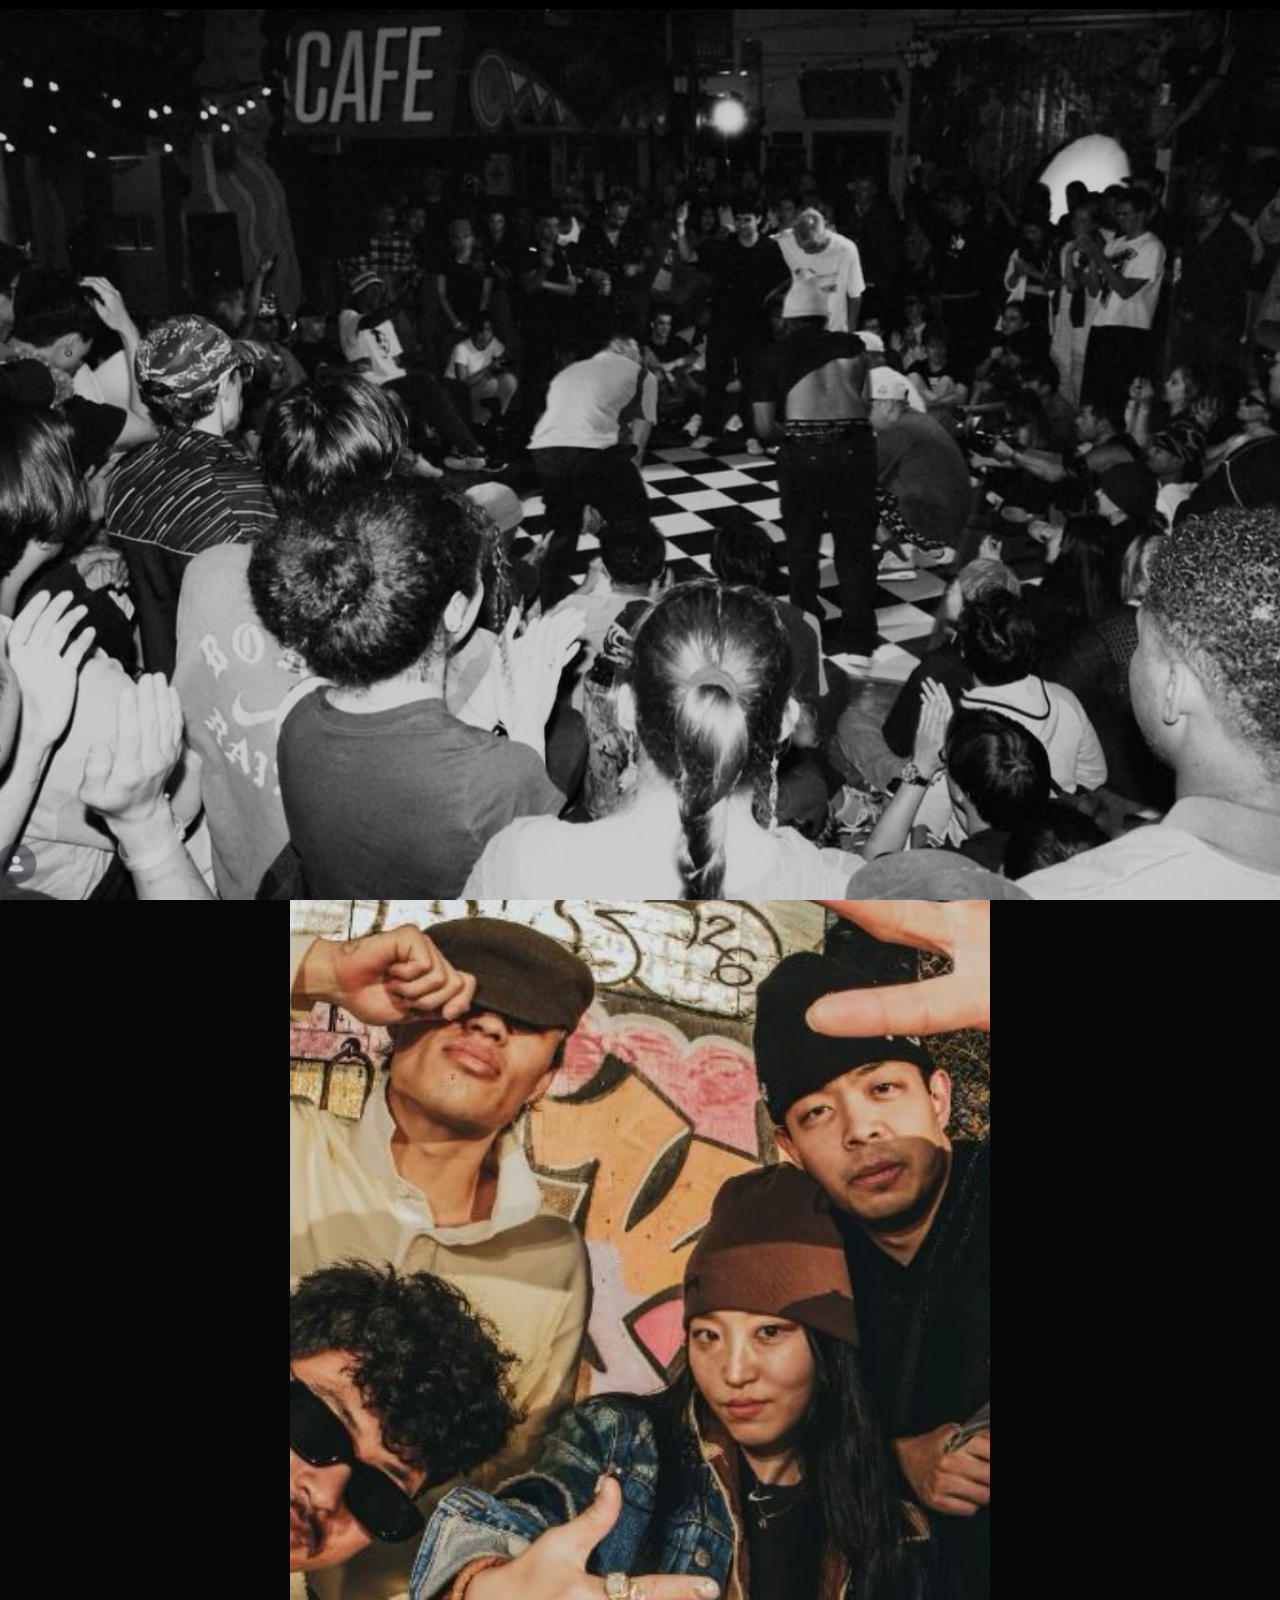
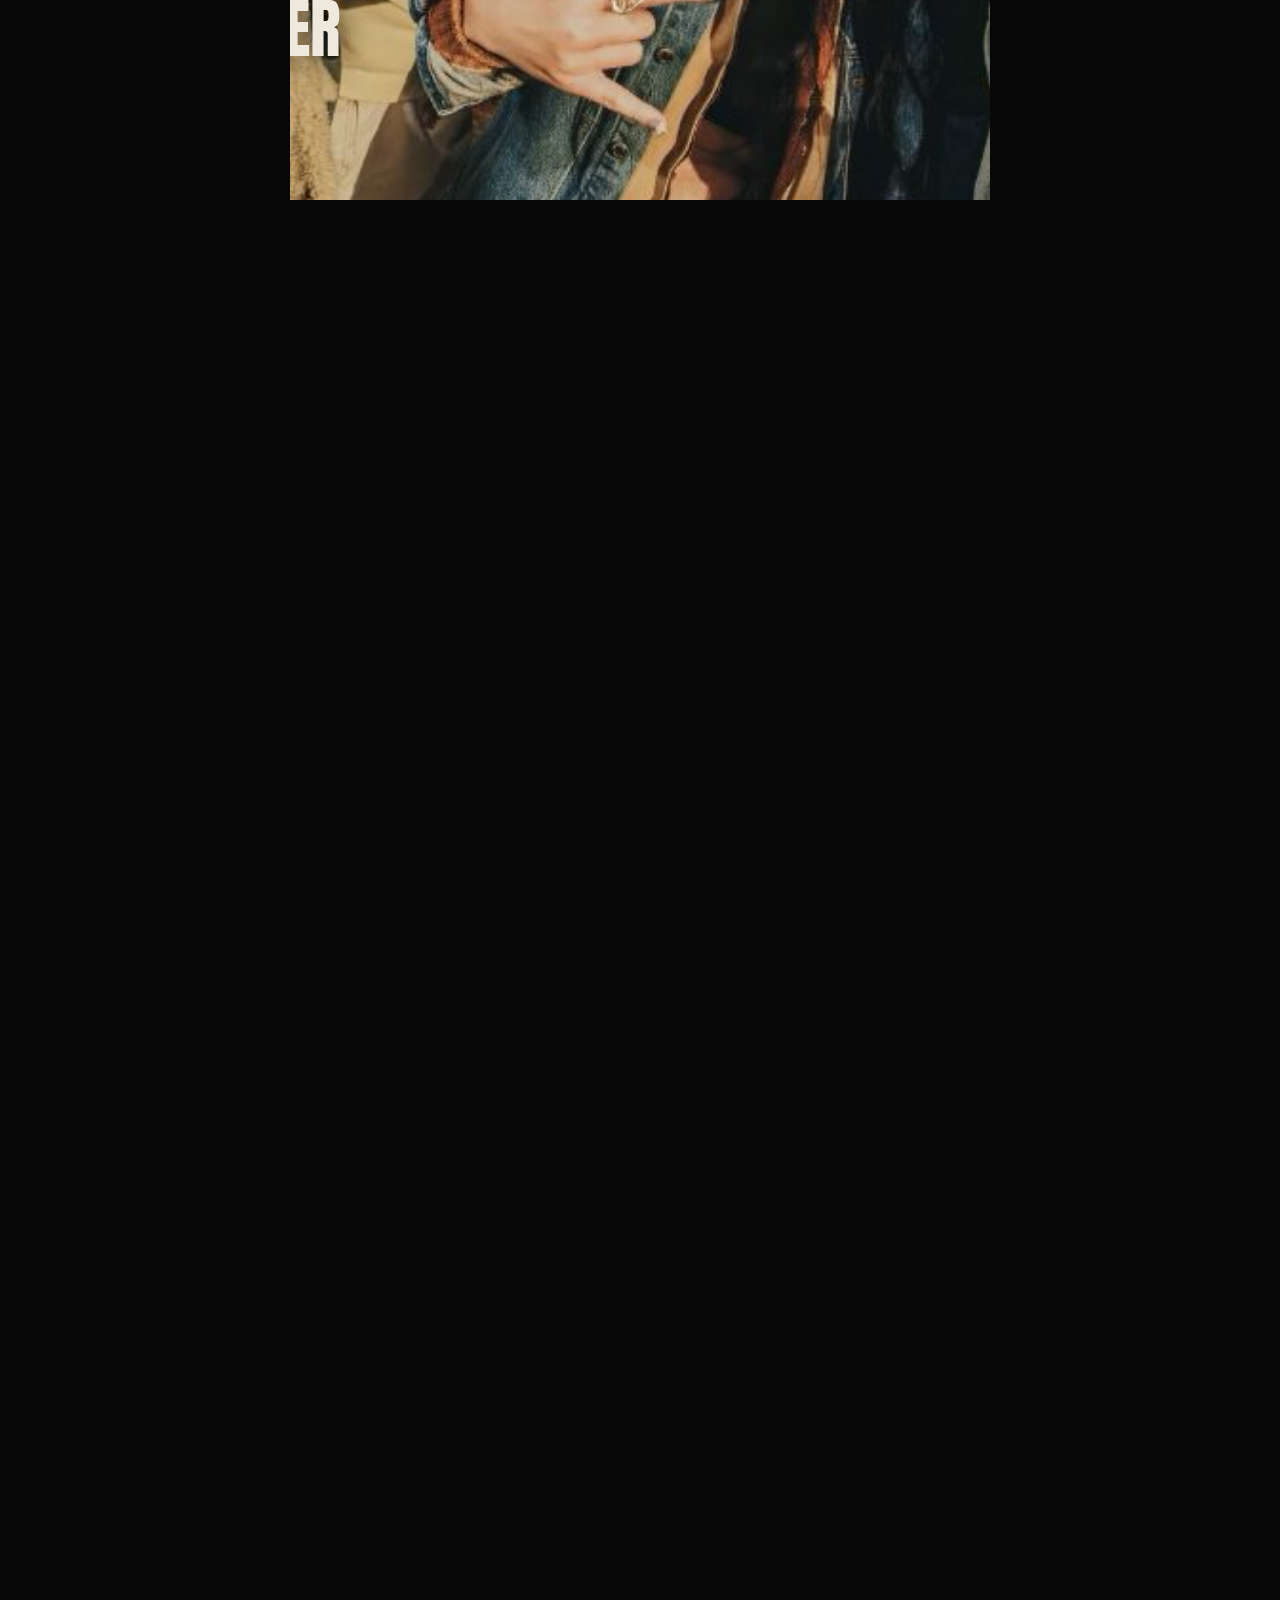
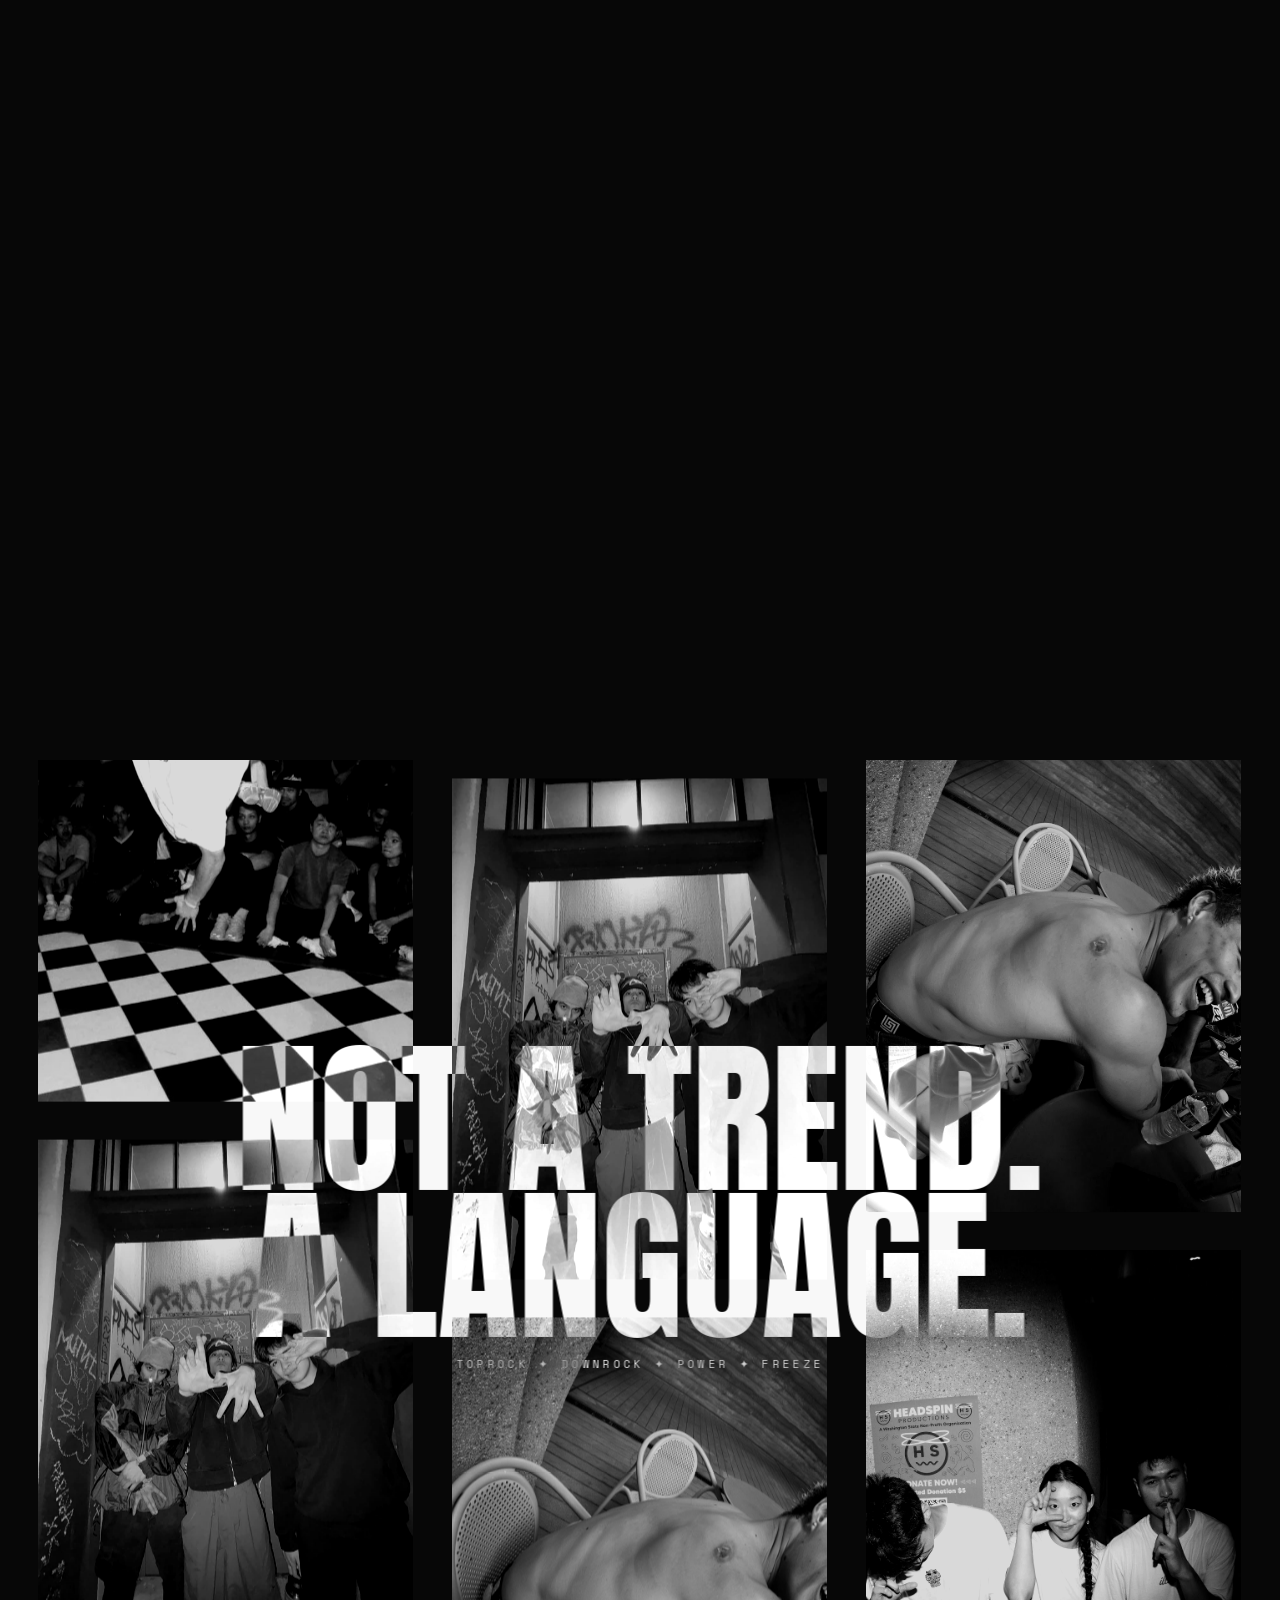
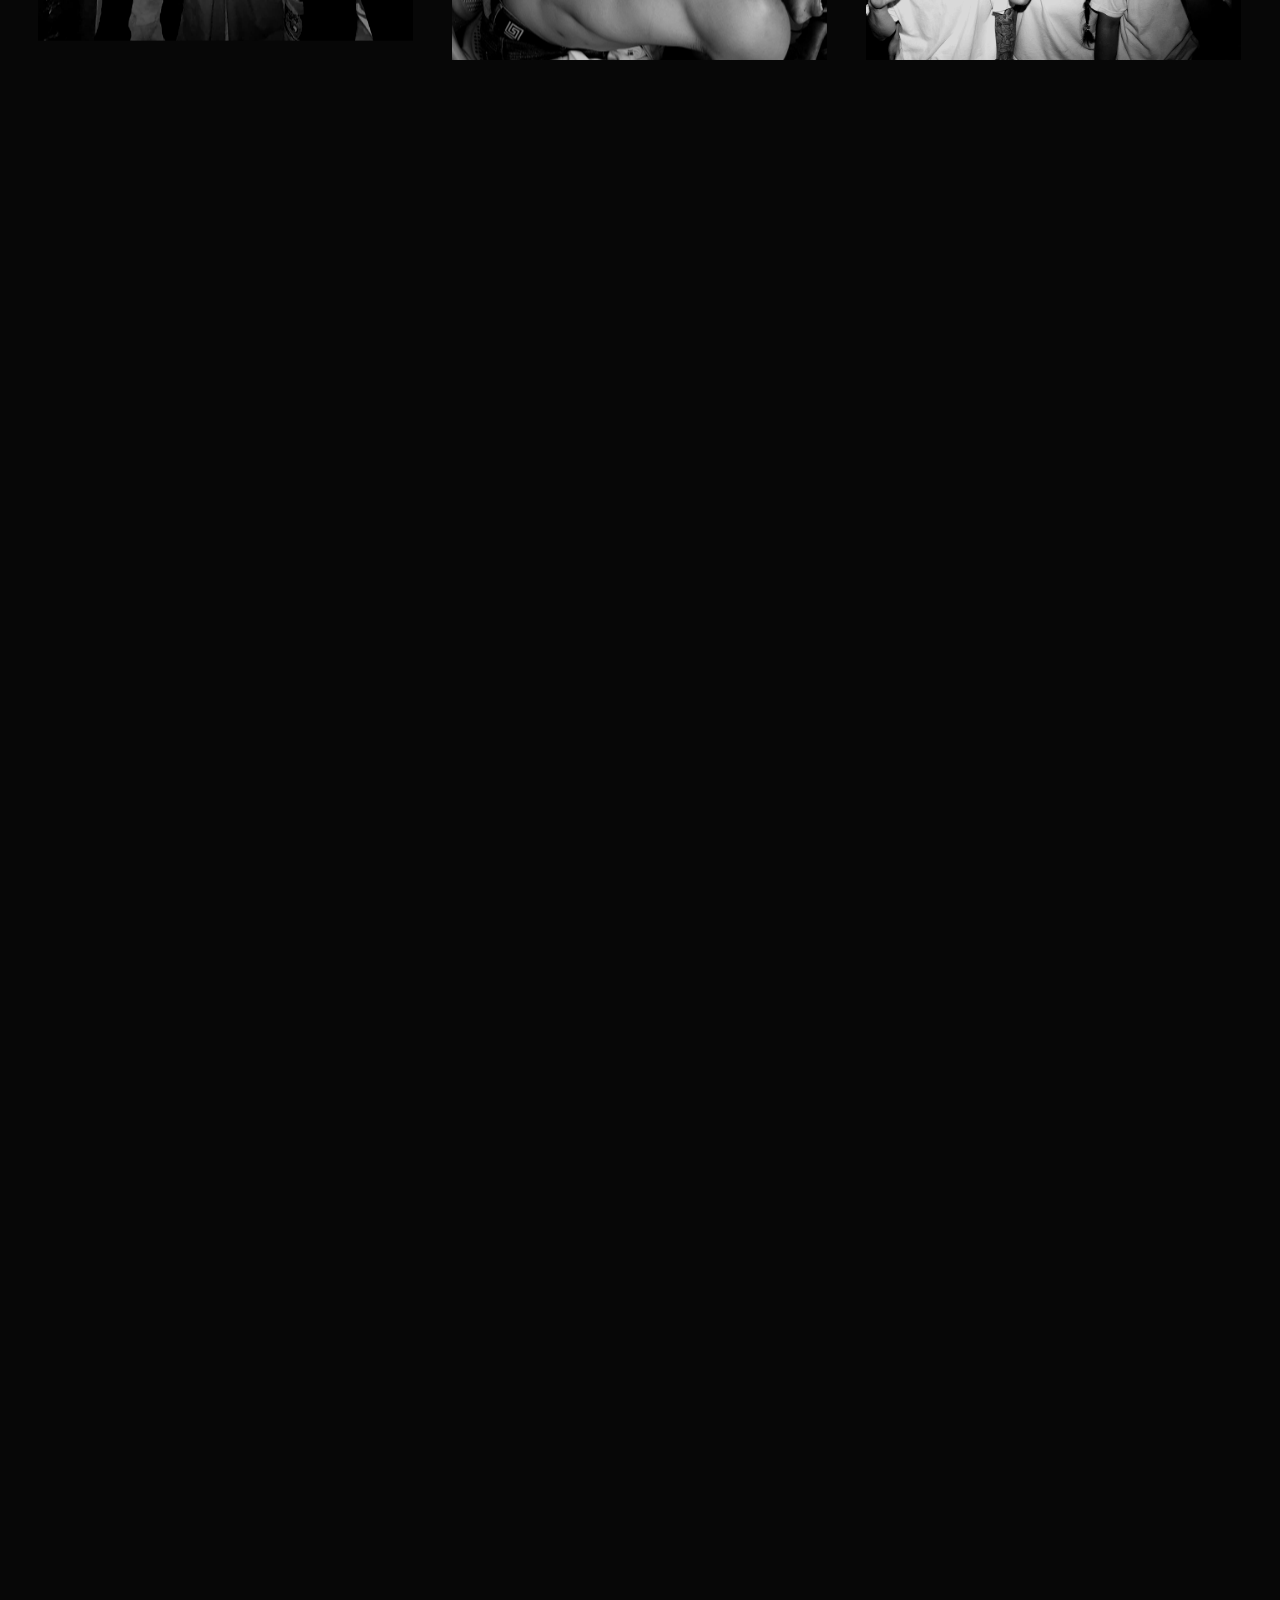
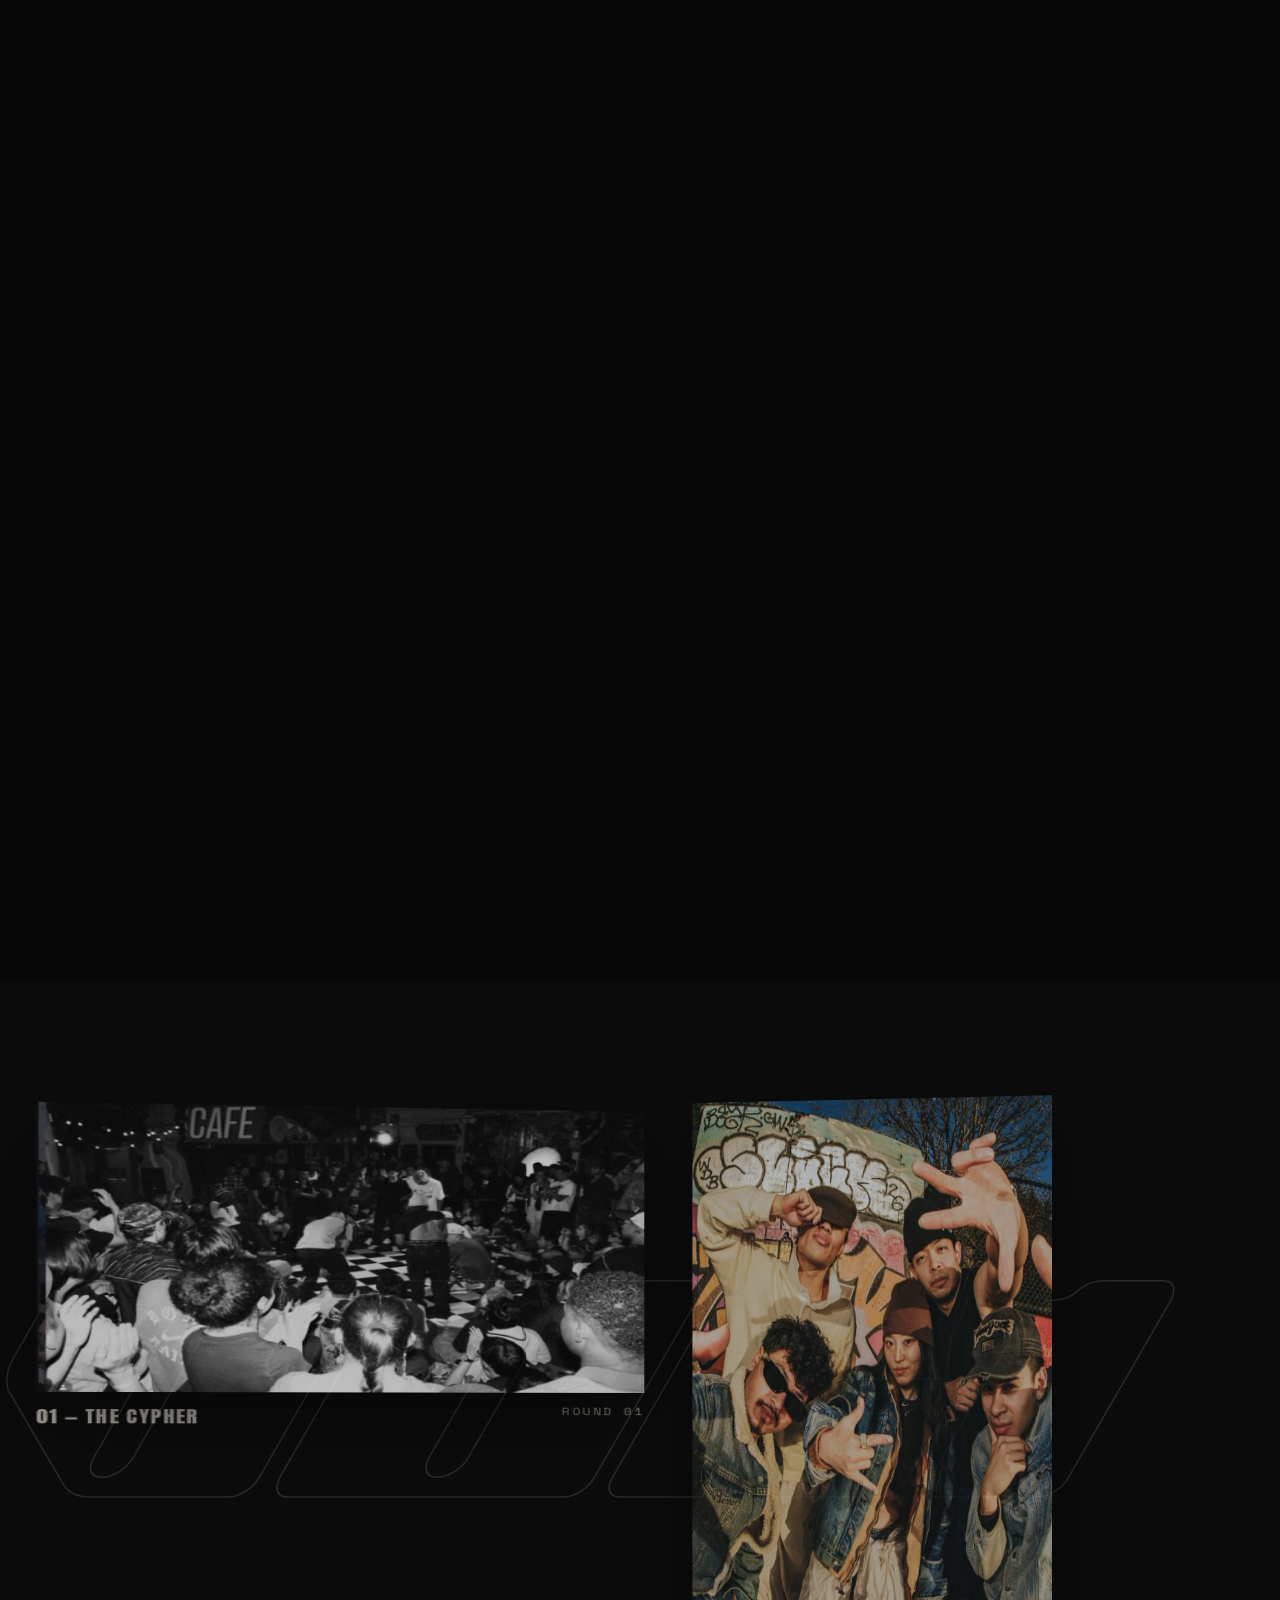
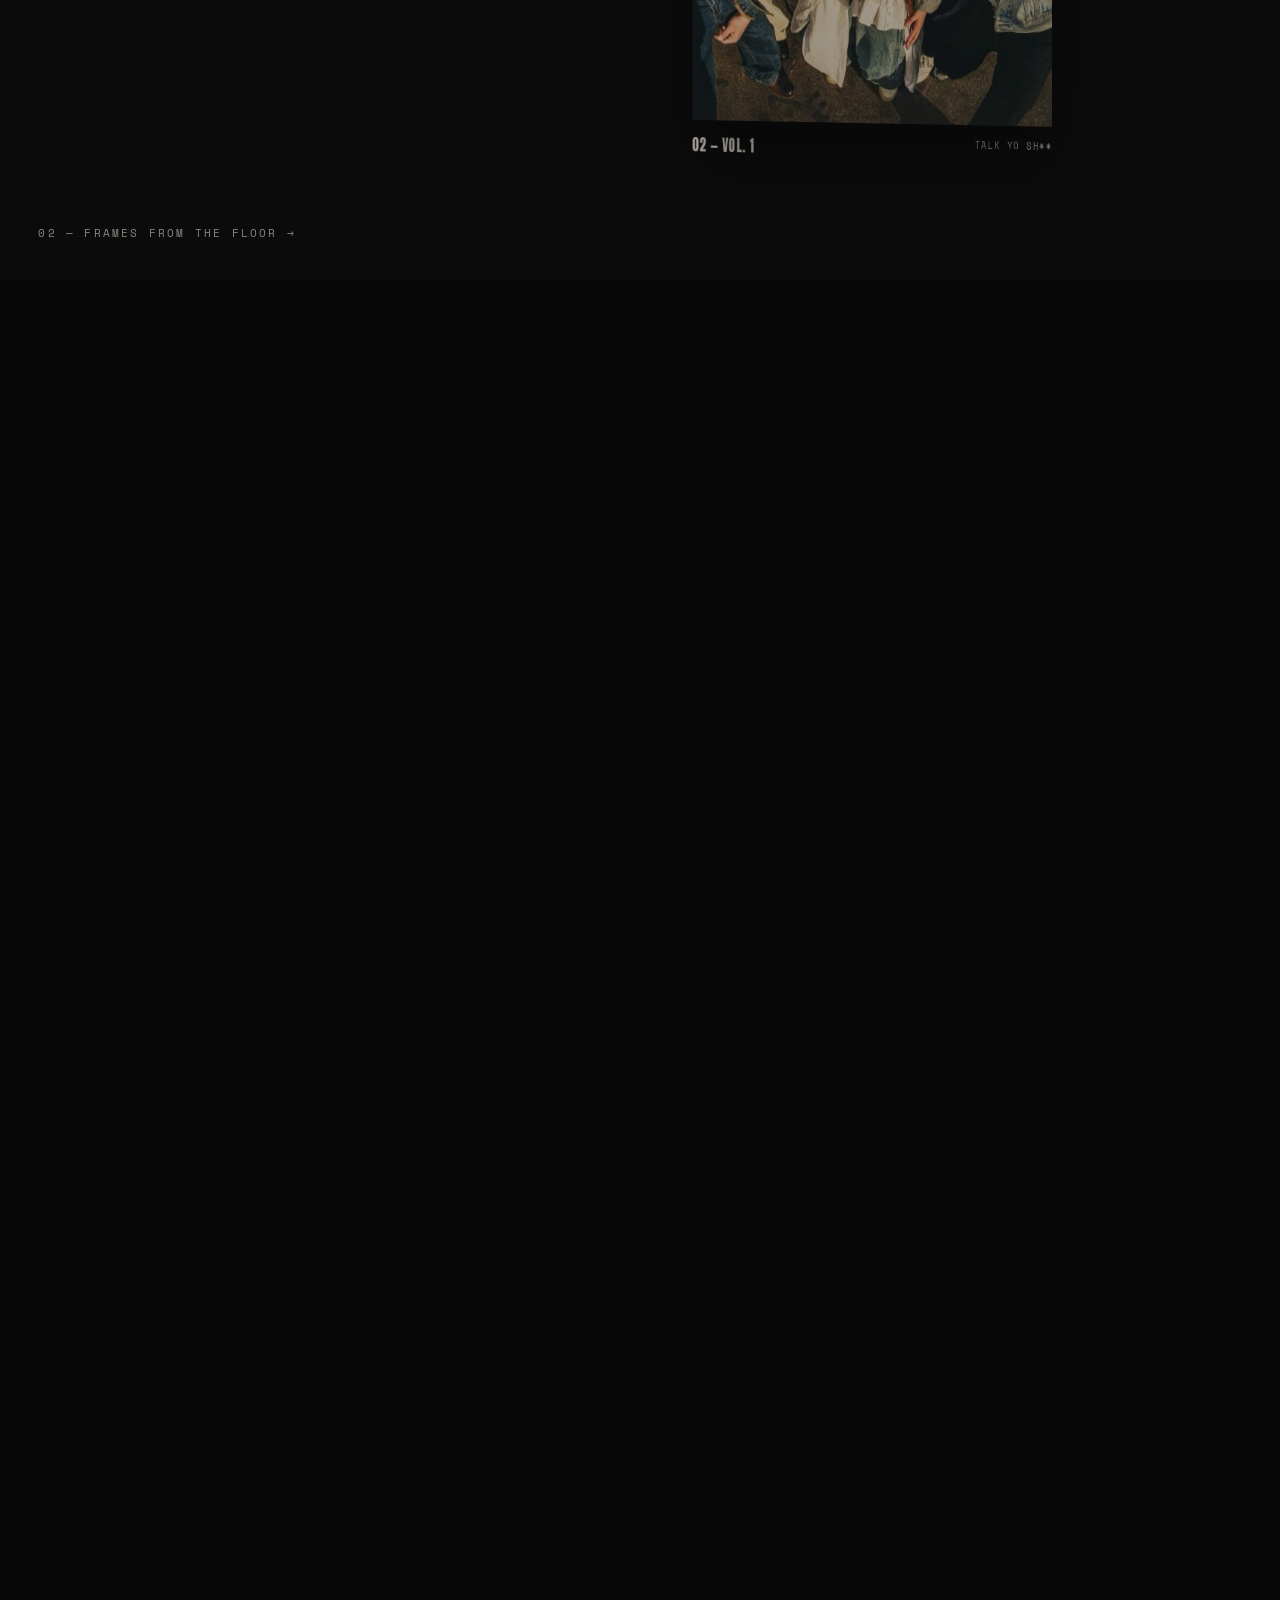
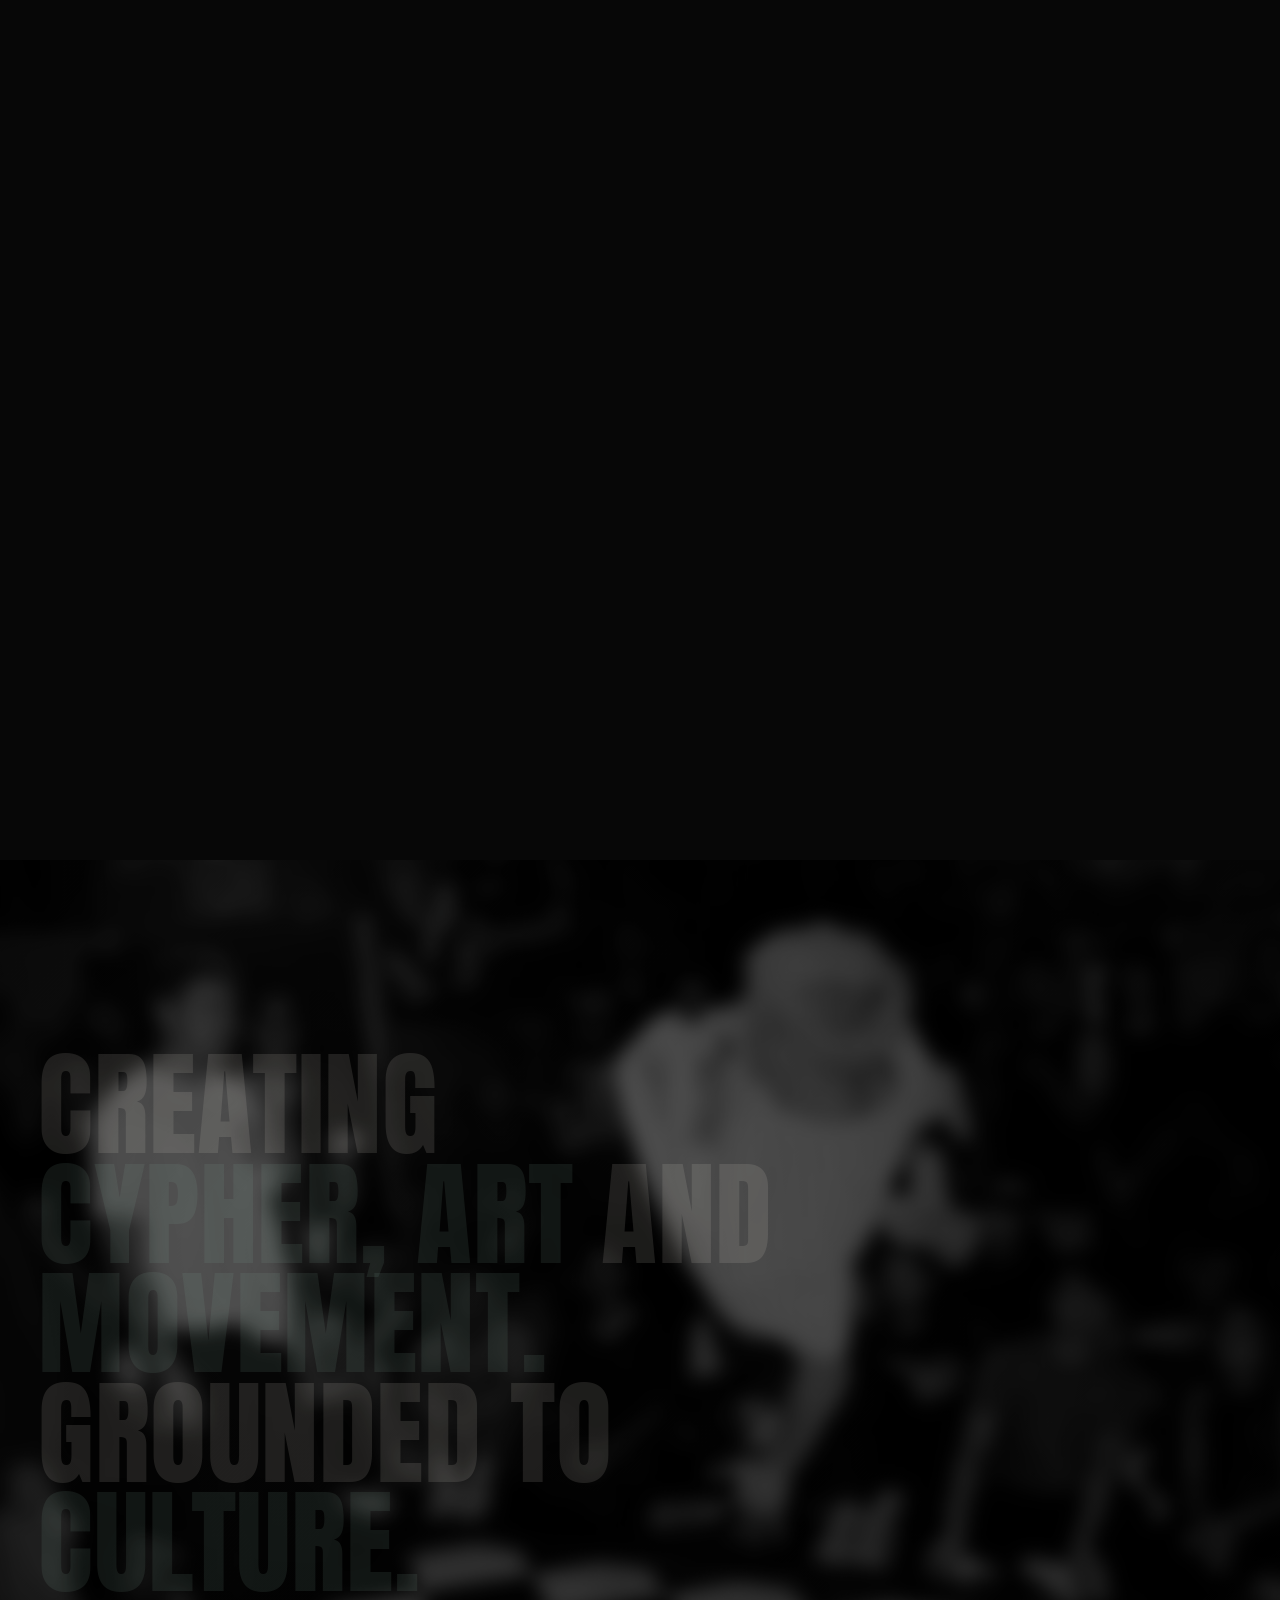
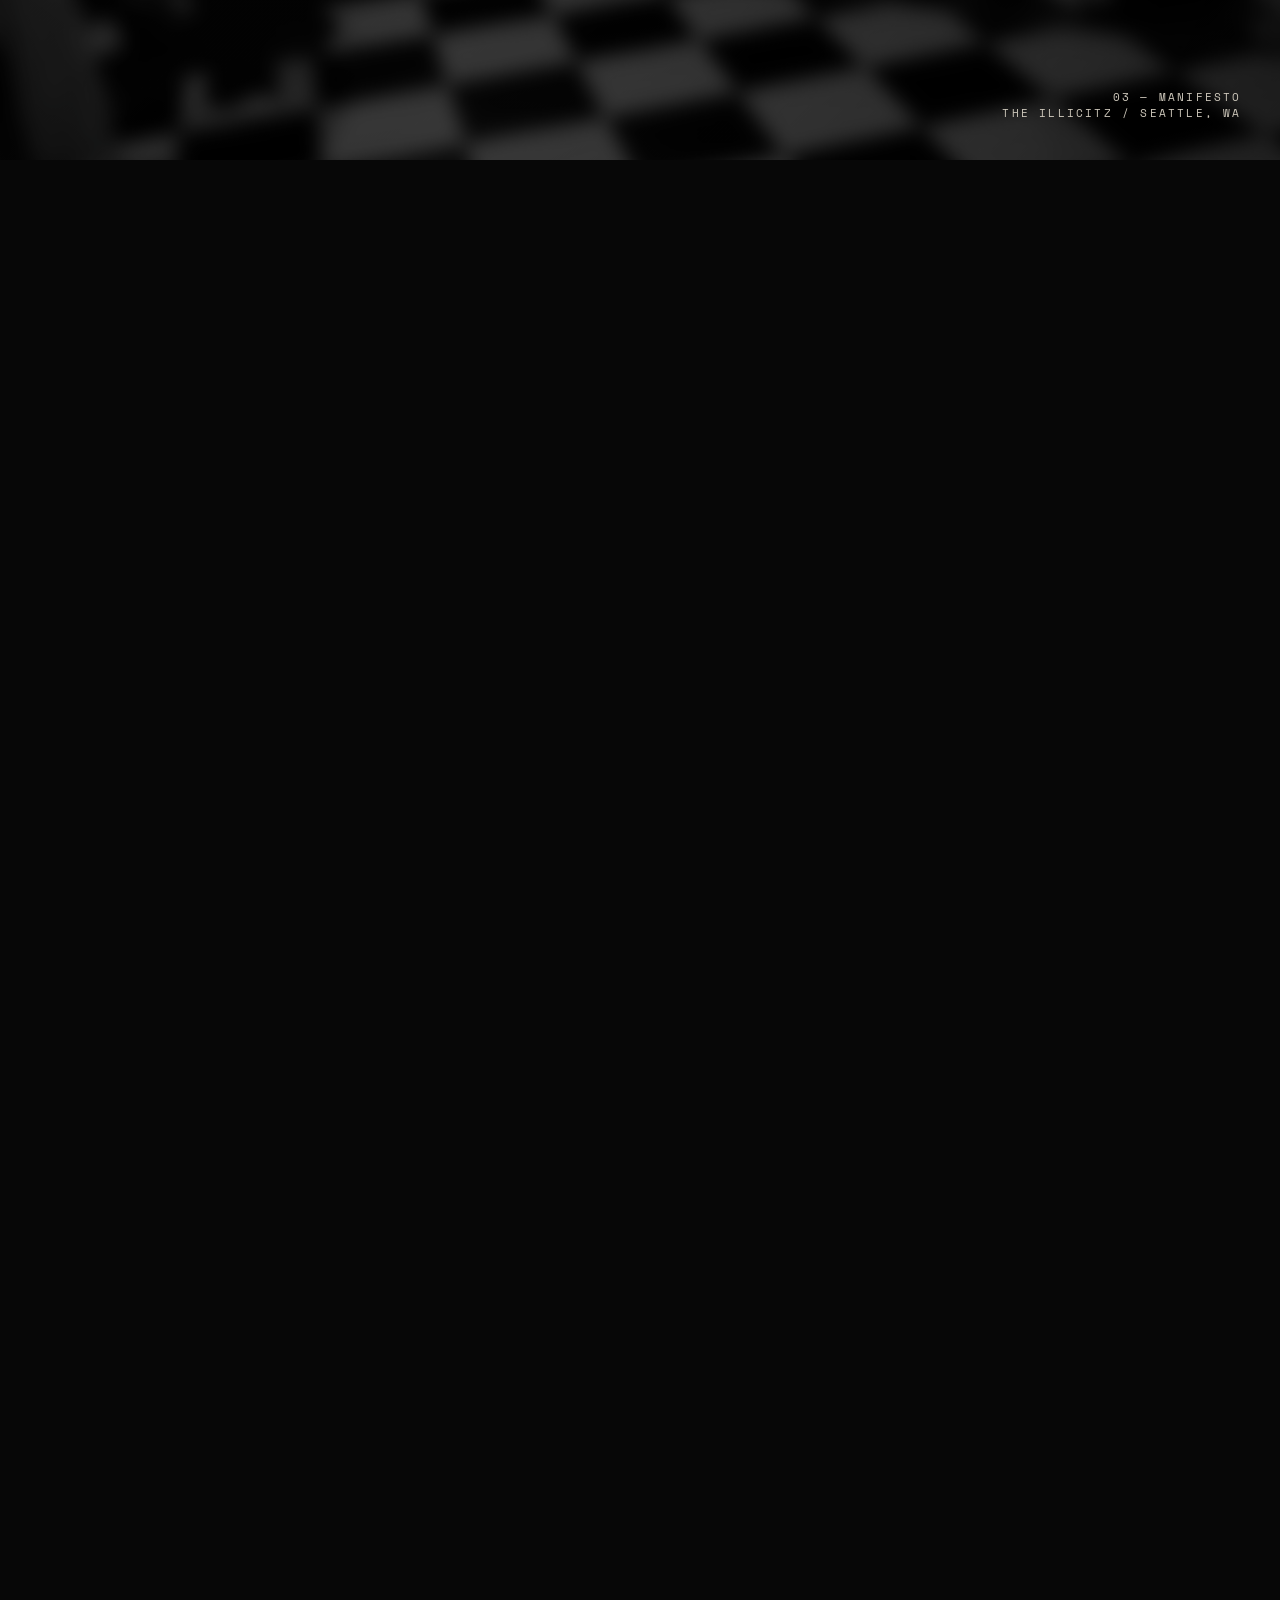
<file: index.html>
<!doctype html>
<html lang="en">
<head>
  <meta charset="utf-8">
  <meta name="viewport" content="width=device-width,initial-scale=1,viewport-fit=cover">
  <title>ILLICITZ — Too ill for this world.</title>
  <meta name="description" content="The Illicitz — a creative collective rooted in breakin' culture. Seattle, WA. Slayin since 2025. Home of Ill Wear.">
  <meta name="theme-color" content="#070707">
  <meta property="og:title" content="ILLICITZ — Too ill for this world.">
  <meta property="og:description" content="Creative collective rooted in breakin' culture. Seattle, WA. Home of Ill Wear.">
  <meta property="og:image" content="media/moment-cypher.jpg">
  <link rel="icon" type="image/svg+xml" href="favicon.svg">
  <link rel="preconnect" href="https://fonts.googleapis.com">
  <link rel="preconnect" href="https://fonts.gstatic.com" crossorigin>
  <link href="https://fonts.googleapis.com/css2?family=Anton&family=Space+Mono:wght@400;700&display=swap" rel="stylesheet">
  <link rel="preload" href="fonts/PlanetKosmos.ttf" as="font" type="font/ttf" crossorigin>
  <link rel="stylesheet" href="css/style.css">
</head>
<body class="home is-loading">

<canvas id="grain" aria-hidden="true"></canvas>
<div class="vignette" aria-hidden="true"></div>

<!-- LOADER: the image fills the word -->
<div id="loader" aria-live="polite">
  <div class="ld-moto">The Illicitz / Seattle, WA</div>
  <div id="ldFull" aria-hidden="true"></div>
  <div class="ld-wrap" id="ldWrap">
    <div class="ld-word outline">ILLICITZ</div>
    <div class="ld-word fill" id="ldFill">ILLICITZ</div>
  </div>
  <div class="ld-meta"><span>Loading the cypher…</span><span class="ld-count" id="ldCount">000</span></div>
</div>

<header class="nav">
  <a href="#top" class="logo glitch" data-text="ILLICITZ" aria-label="Illicitz home">ILLICITZ</a>
  <nav class="links">
    <button class="snd" id="snd" data-no-autoplay aria-pressed="false">♪ Sound <span class="snd-state">OFF</span></button>
    <a href="https://www.instagram.com/theillicitz/" target="_blank" rel="noopener" class="hide-m">Instagram</a>
    <a href="wear.html" data-transition class="pill">Ill Wear ↗</a>
  </nav>
</header>

<main id="top">
  <!-- HERO -->
  <section class="hero" id="hero">
    <div class="hero-bg" id="heroBg"><div class="media" data-m="0" data-pos="50% 40%"></div></div>
    <div class="hero-shade"></div>
    <div class="ticker" id="ticker" role="img" aria-label="Draggable banner. Drag it to scratch the beat."><div class="tk-track"><span class="tk-seg">All style ✦ Street fashion ✦ Lifestyle ✦ Too ill for this world ✦ Toprock · Downrock · Power · Freeze ✦ Breakin' culture ✦ Seattle, WA ✦ Slayin since 2025 ✦&nbsp;</span></div></div>
    <div class="tk-hint">↔ Drag or scroll over the banner to scratch</div>
    <div class="scroll-cue">Scroll</div>
    <h1 class="hero-word glitch" id="heroWord" data-text="ILLICITZ" data-auto>ILLICITZ</h1>
    <div class="hero-row">
      <p class="hero-moto">Too ill for <b>this world.</b></p>
      <p class="hero-sub">Creative collective grounded in breakin'. Dance · Media · Wear.</p>
    </div>
  </section>

  <!-- 01 EXPAND -->
  <section class="scene s-expand" id="sExpand" style="height:340vh">
    <div class="pin">
      <div class="ex-text ex-l" id="exL">Break</div>
      <div class="ex-text ex-r" id="exR">in'</div>
      <div class="ex-frame" id="exFrame">
        <div class="media" data-m="1" data-pos="50% 28%" id="exMedia"></div>
        <div class="ex-cap" id="exCap">
          <div><span class="kick">01 — The culture</span><h2>Round after round.</h2></div>
          <p>Seattle, WA · The Illicitz</p>
        </div>
      </div>
    </div>
  </section>

  <!-- 02 COLUMNS -->
  <section class="scene s-cols" id="sCols" style="height:380vh">
    <div class="pin">
      <div class="cols" id="cols"></div>
      <div class="cols-title"><h2>Not a trend.<br>A language.</h2><p>Toprock ✦ Downrock ✦ Power ✦ Freeze</p></div>
    </div>
  </section>

  <!-- 03 REEL -->
  <section class="scene s-reel" id="sReel" style="height:520vh">
    <div class="pin">
      <div class="reel-bg" id="reelBg">VOL.1 — SLAYIN SINCE 2025 — VOL.1 — SLAYIN SINCE 2025</div>
      <div class="reel-track" id="reelTrack"></div>
      <div class="reel-hint">02 — Frames from the floor →</div>
    </div>
  </section>

  <!-- 04 MANIFESTO -->
  <section class="scene s-mani" id="sMani" style="height:260vh">
    <div class="pin">
      <div class="mani-bg" id="maniBg"><div class="media" data-m="3" data-pos="50% 50%"></div></div>
      <p class="mani" id="mani"></p>
      <div class="mani-tag">03 — Manifesto<br>The Illicitz / Seattle, WA</div>
    </div>
  </section>

  <!-- 05 FINALE -->
  <section class="scene s-fin" id="sFin" style="height:320vh">
    <div class="pin">
      <div class="fin-moto" id="finMoto" aria-label="Too ill for this world.">
        <span><i>Too ill</i></span>
        <span><i class="o">for this</i></span>
        <span><i class="a">world.</i></span>
      </div>
      <a href="wear.html" data-transition class="shop-badge" id="shopBadge" aria-label="Enter Ill Wear shop" data-cursor="big">
        <svg class="ring" viewBox="0 0 200 200" aria-hidden="true">
          <defs><path id="circ" d="M100,100 m-86,0 a86,86 0 1,1 172,0 a86,86 0 1,1 -172,0"/></defs>
          <text><textPath href="#circ" startOffset="0">ILL WEAR ✦ TOO ILL FOR THE SOCIETY ✦ ILL WEAR ✦ TOO ILL FOR THE SOCIETY ✦</textPath></text>
        </svg>
        <div class="disc"></div>
        <svg class="bag" viewBox="0 0 64 64" fill="none" stroke="currentColor" stroke-width="4.5" stroke-linejoin="round" stroke-linecap="round" aria-hidden="true">
          <path d="M20 8 L8 18 L14 26 L20 22 V56 H44 V22 L50 26 L56 18 L44 8 C42 14 22 14 20 8 Z" fill="currentColor"/>
        </svg>
      </a>
      <div class="shop-label" id="shopLabel"><b>Ill Wear</b>Enter the shop</div>
    </div>
  </section>
</main>

<footer class="foot">
  <span>© 2025–2026 The Illicitz · Seattle, WA</span>
  <a href="https://www.instagram.com/theillicitz/" target="_blank" rel="noopener">@theillicitz</a>
  <a href="wear.html" data-transition>Ill Wear →</a>
</footer>
<div class="prog" id="prog">000%</div>

<script type="module" src="js/home.js"></script>
<noscript><p style="position:fixed;inset:0;z-index:5000;background:#000;color:#fff;padding:40px">ILLICITZ needs JavaScript. Instagram: @theillicitz</p></noscript>
</body>
</html>
</file>
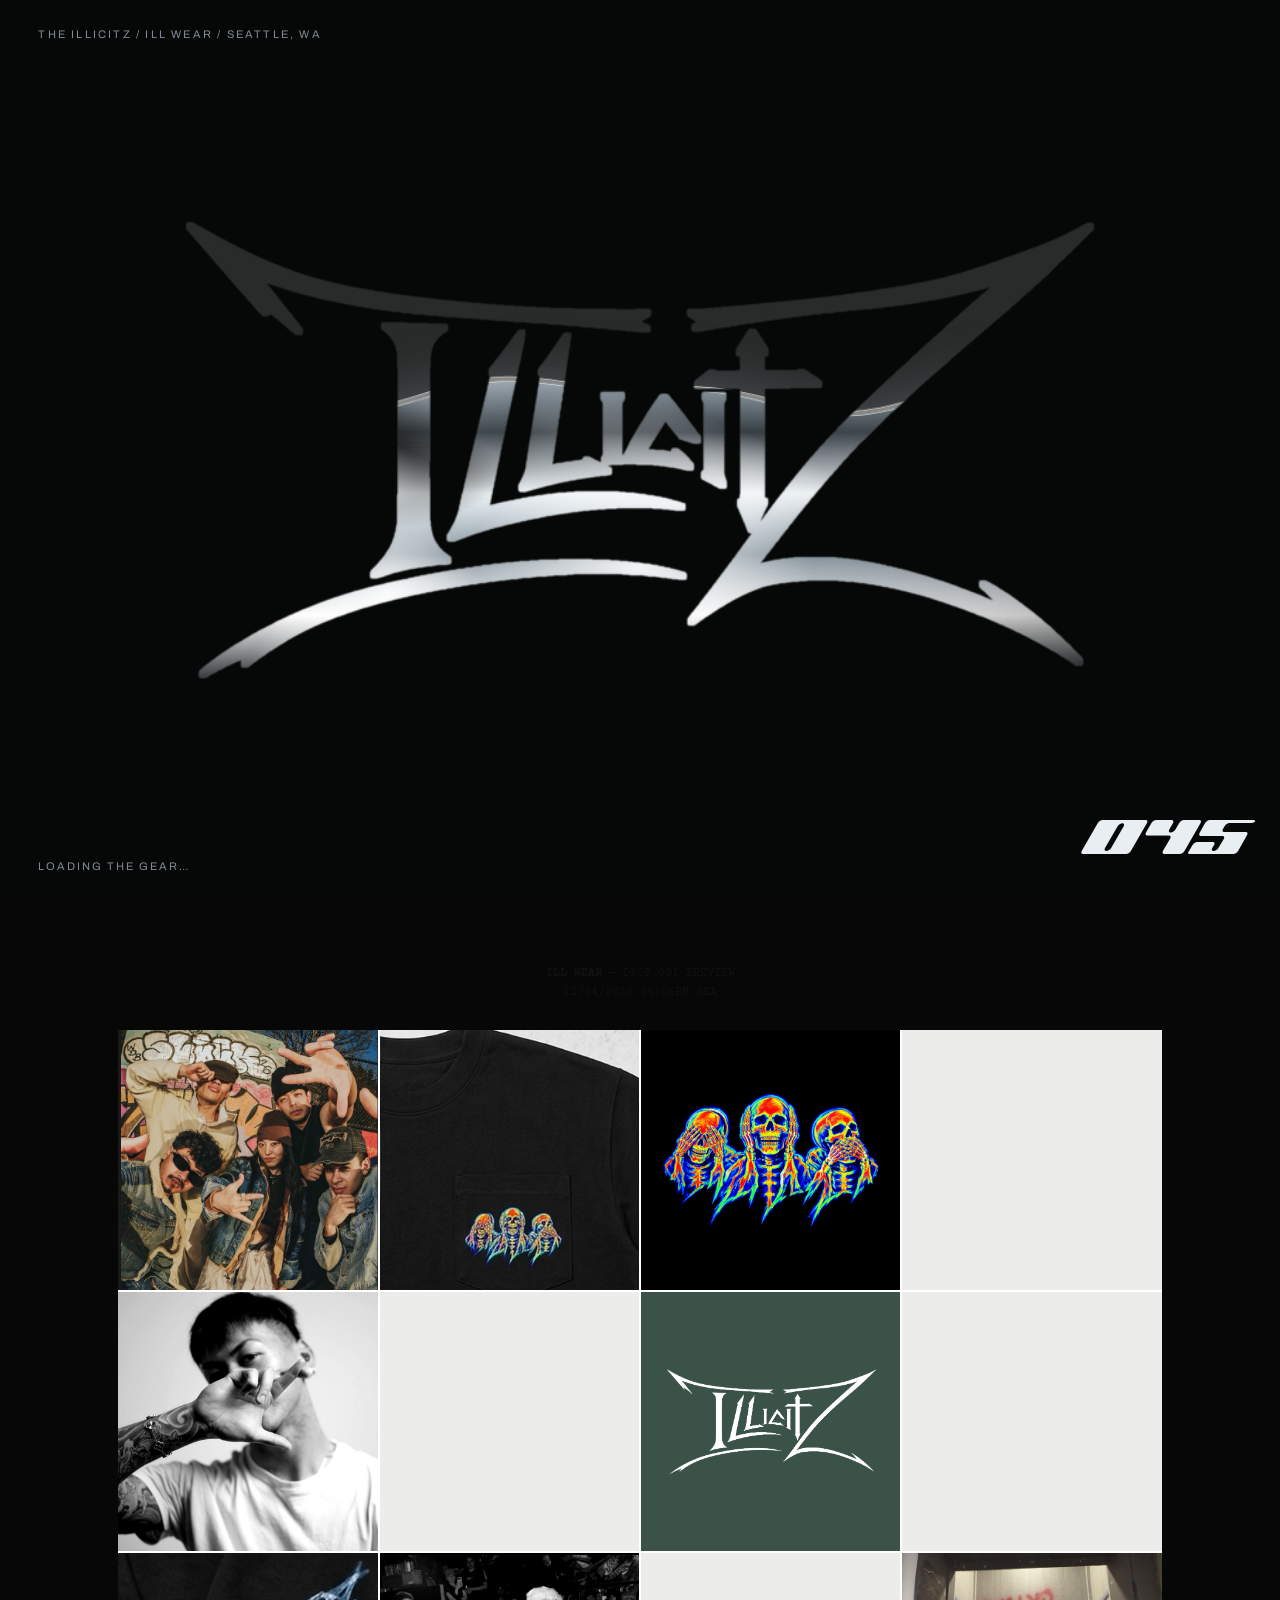
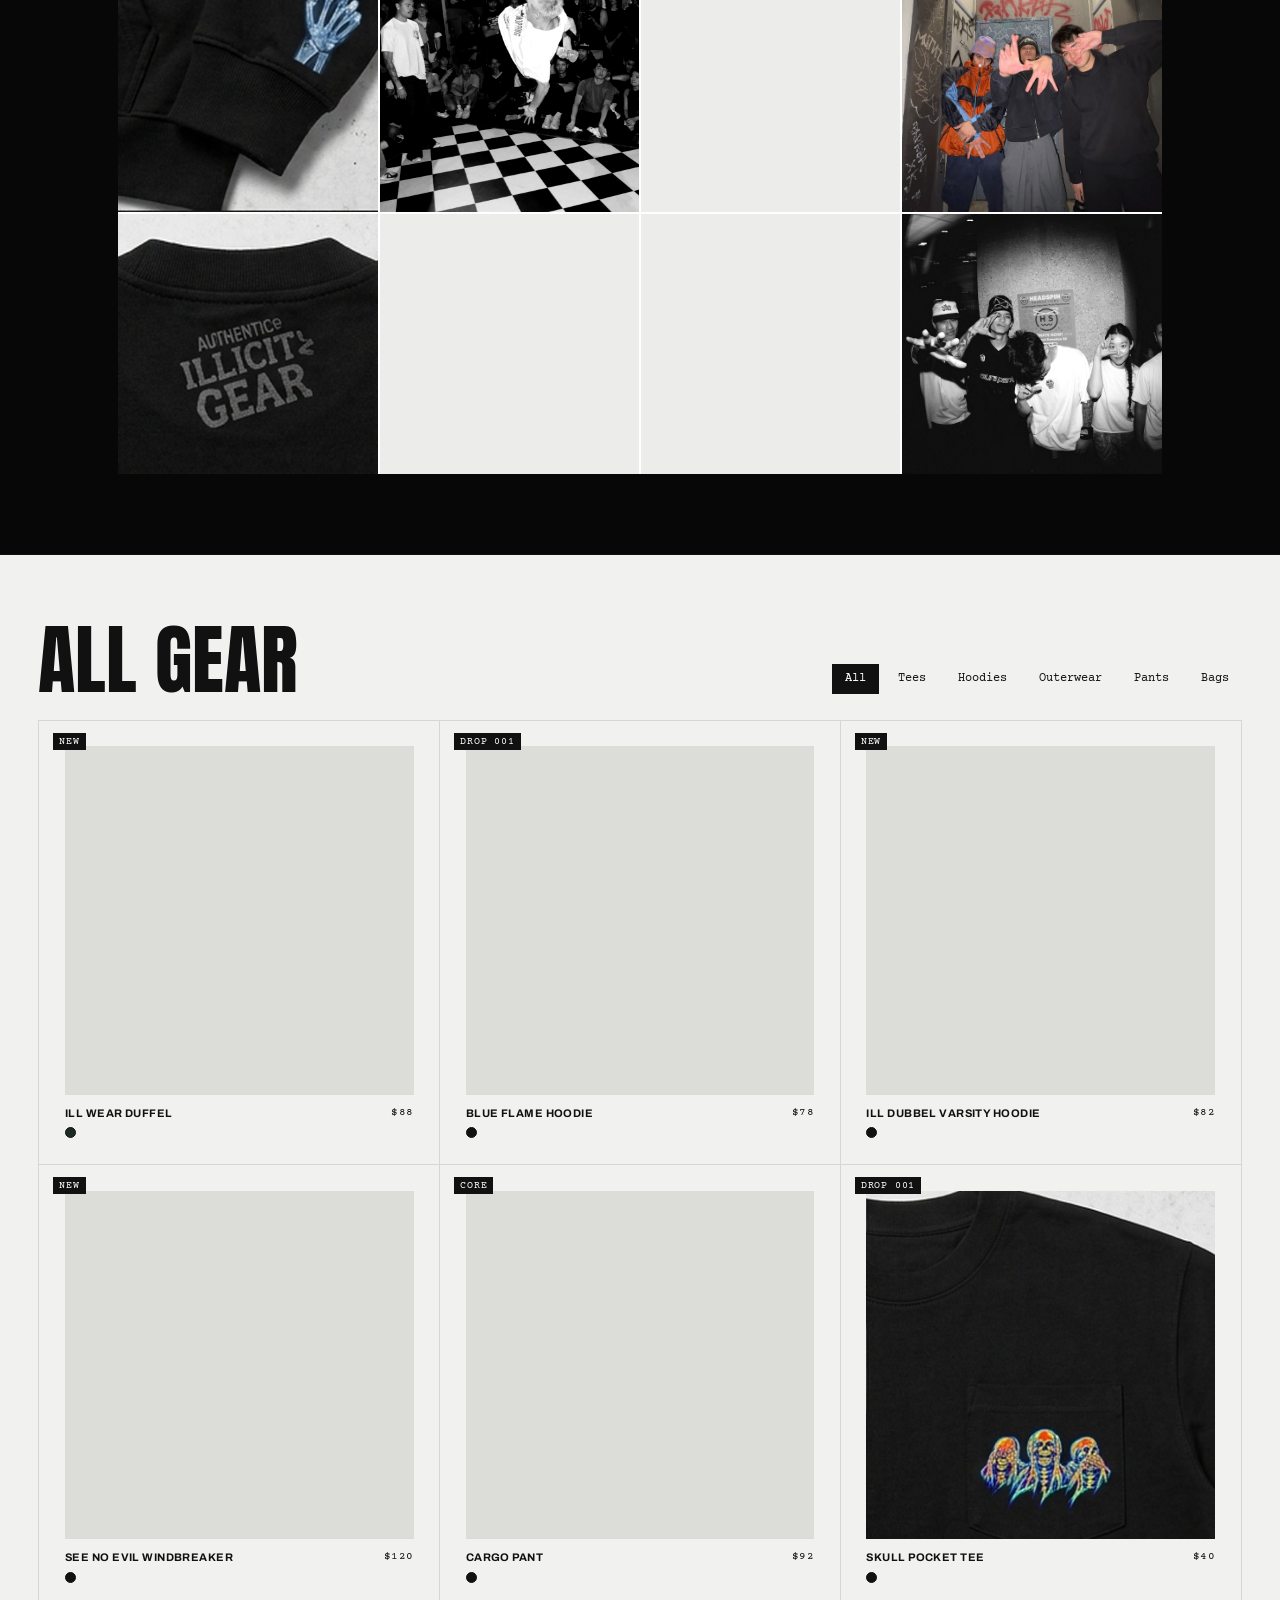
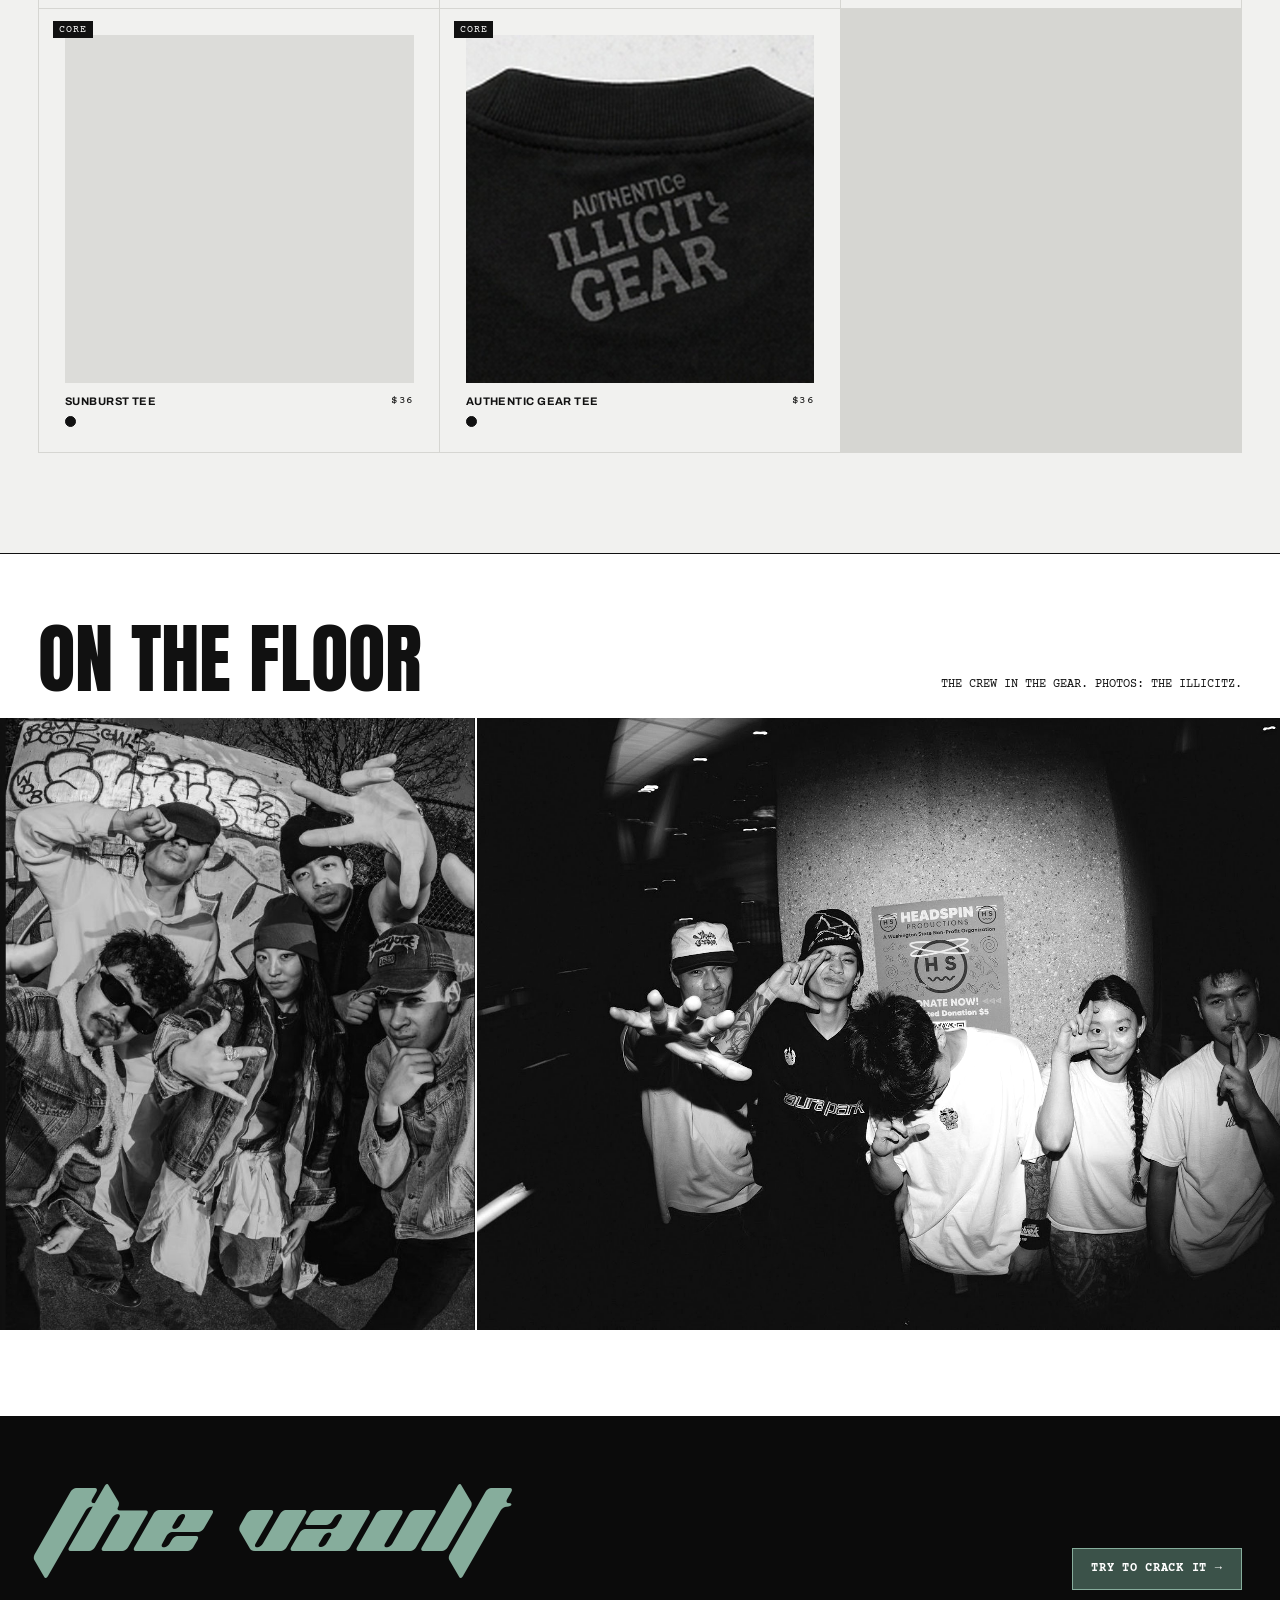
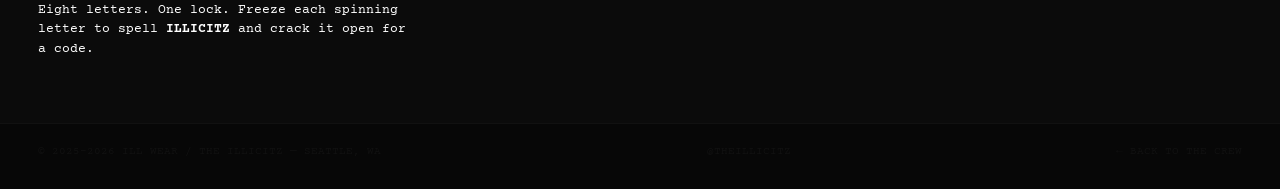
<file: wear.html>
<!doctype html>
<html lang="en">
<head>
  <meta charset="utf-8">
  <meta name="viewport" content="width=device-width,initial-scale=1,viewport-fit=cover">
  <title>ILL WEAR — Too ill for the society.</title>
  <meta name="description" content="Ill Wear by The Illicitz. Tees, hoodies, windbreakers, pants and a duffel — breakin'-grounded streetwear out of Seattle, WA.">
  <meta name="theme-color" content="#ffffff">
  <meta property="og:title" content="ILL WEAR — Too ill for the society.">
  <meta property="og:image" content="media/crew-3.jpg">
  <link rel="icon" type="image/svg+xml" href="favicon.svg">
  <link rel="preconnect" href="https://fonts.googleapis.com">
  <link rel="preconnect" href="https://fonts.gstatic.com" crossorigin>
  <link href="https://fonts.googleapis.com/css2?family=Alfa+Slab+One&family=Anton&family=Archivo:wght@400;500;700;900&family=Courier+Prime:wght@400;700&family=Space+Mono:wght@400;700&display=swap" rel="stylesheet">
  <link rel="stylesheet" href="css/style.css">
  <link rel="stylesheet" href="css/shop.css">
  <link rel="stylesheet" href="css/vault.css">
</head>
<body class="shop is-loading">

<!-- LOADING SCREEN: bold logo fills with liquid chrome -->
<div id="chromeLoader" aria-live="polite">
  <div class="cl-top">The Illicitz / Ill Wear / Seattle, WA</div>
  <div class="cl-stage">
    <img class="cl-ghost" src="media/prints/logo-bold.png" alt="">
    <canvas id="clCanvas" aria-label="Loading"></canvas>
  </div>
  <div class="cl-meta"><span>Loading the gear…</span><b id="clPct">000</b></div>
</div>

<canvas id="grain" aria-hidden="true"></canvas>

<header class="s-head">
  <nav class="s-nav">
    <a href="#preview">Preview</a><a href="#shop">Shop</a><a href="#lookbook">Lookbook</a><button id="openVault">Vault 🔒</button>
  </nav>
  <a class="s-logo" href="wear.html" aria-label="Ill Wear"><span>ILL WEAR</span></a>
  <nav class="s-nav r">
    <button class="snd" id="snd" data-no-autoplay aria-pressed="false">♪ <span class="snd-state">OFF</span></button>
    <a href="index.html" data-transition>Illicitz ↗</a>
    <button id="openCart">Bag (<span id="cartN">0</span>)</button>
  </nav>
</header>
<div class="s-time" id="sTime" aria-hidden="true"></div>

<div class="s-ticker" id="ticker" role="img" aria-label="Draggable banner. Drag it to scratch the beat.">
  <div class="tk-track"><span class="tk-seg">All style ✦ Street fashion ✦ Lifestyle ✦ Too ill for the society ✦ Ill Wear ✦ Drop 001 ✦ Seattle, WA ✦ Toprock · Downrock · Power · Freeze ✦ Authentic® Illicitz Gear ✦&nbsp;</span></div>
</div>
<div class="s-tkhint">↔ Drag or scroll over the banner to scratch</div>

<!-- HERO: spec-sheet product stage -->
<section class="s-hero" id="top">
  <div class="hero-grid" aria-hidden="true"></div>
  <div class="hero-photo hp1"><img src="media/solo-d.jpg" alt="" style="object-position:55% 25%"><span class="lbl">Hand sign</span></div>
  <div class="hero-photo hp2"><img src="media/crew-3.jpg" alt="" style="object-position:50% 62%"><span class="lbl">Orange shell</span></div>
  <div class="hero-bag" id="heroBag">
    <div class="bag-svg" id="bagSvg"></div>
    <svg class="callouts" viewBox="0 0 850 630" aria-hidden="true">
      <g stroke="#111" stroke-width="1.2" fill="none" vector-effect="non-scaling-stroke">
        <path d="M390,400 L900,585"/><circle cx="390" cy="400" r="5" fill="#111" stroke="none"/>
        <path d="M210,100 L0,30"/><circle cx="210" cy="100" r="5" fill="#111" stroke="none"/>
        <path d="M440,226 L920,110"/><circle cx="440" cy="226" r="5" fill="#111" stroke="none"/>
        <path d="M725,400 L920,360"/><circle cx="725" cy="400" r="5" fill="#111" stroke="none"/>
      </g>
    </svg>
    <span class="co r" style="left:105.9%;top:92.9%">EMBROIDERED CREST</span>
    <span class="co l" style="left:0%;top:4.8%">WEBBING STRAP</span>
    <span class="co r" style="left:108.2%;top:17.5%">TWO-WAY TOP ZIP</span>
    <span class="co r" style="left:108.2%;top:57.1%">ZIP END POCKET</span>
  </div>
  <div class="hero-copy">
    <p class="k">Drop 001 — Fall/Winter 2026</p>
    <h1>Ill<br>Duffel</h1>
    <p class="sub">Carry the gear. Barrel duffel with the embroidered Illicitz crest and ILL WEAR webbing.</p>
    <button class="s-btn" data-open="duffel">↳ Shop the duffel</button>
  </div>
  <div class="hero-meta">SCROLL ↓</div>
</section>

<!-- PREVIEW GRID -->
<section class="s-preview" id="preview">
  <div class="s-cap"><b>Ill Wear</b> — Drop 001 Preview<br><span id="capDate"></span></div>
  <div class="tiles" id="tiles"></div>
</section>

<!-- SHOP -->
<section class="s-shop" id="shop">
  <div class="shop-head"><h2>All gear</h2><div class="chips" id="chips"></div></div>
  <div class="pgrid" id="pgrid"></div>
</section>

<!-- LOOKBOOK -->
<section class="s-look" id="lookbook">
  <div class="look-head"><h2>On the floor</h2><p>The crew in the gear. Photos: The Illicitz.</p></div>
  <div class="look-strip" id="look"></div>
</section>

<section class="s-vault">
  <div><h3>THE VAULT</h3><p>Eight letters. One lock. Freeze each spinning letter to spell <b>ILLICITZ</b> and crack it open for a code.</p></div>
  <button class="s-btn inv" id="openVault2">Try to crack it →</button>
</section>

<footer class="s-foot">
  <span>© 2025–2026 Ill Wear / The Illicitz — Seattle, WA</span>
  <a href="https://www.instagram.com/theillicitz/" target="_blank" rel="noopener">@theillicitz</a>
  <a href="index.html" data-transition>← Back to the crew</a>
</footer>

<!-- PRODUCT MODAL -->
<div class="modal" id="modal" aria-hidden="true">
  <div class="m-card" role="dialog" aria-modal="true" aria-label="Product">
    <button class="m-x" id="mClose" aria-label="Close">✕</button>
    <div class="m-media"><div class="m-img" id="mImg"></div><div class="m-views" id="mViews"></div></div>
    <div class="m-info">
      <p class="m-tag" id="mTag"></p>
      <h3 id="mName"></h3>
      <p class="m-price" id="mPrice"></p>
      <p class="m-desc" id="mDesc"></p>
      <ul class="m-specs" id="mSpecs"></ul>
      <p class="m-l">Colour — <b id="mColor"></b></p><div class="m-sw" id="mSw"></div>
      <p class="m-l">Size</p><div class="m-sz" id="mSz"></div>
      <button class="s-btn full" id="mAdd">Add to bag</button>
    </div>
  </div>
</div>
<div class="lightbox" id="lightbox" aria-hidden="true"><button class="m-x" id="lbClose" aria-label="Close">✕</button><img id="lbImg" alt=""></div>

<!-- BAG DRAWER -->
<div class="scrim" id="scrim"></div>
<aside class="drawer" id="drawer" aria-label="Bag">
  <header><span>Bag</span><button id="closeCart" aria-label="Close bag">✕</button></header>
  <div class="d-items" id="dItems"></div>
  <div class="d-foot">
    <div class="d-code" id="dCode"></div>
    <div class="t"><span>Total</span><span id="dTotal">$0</span></div>
    <button class="s-btn full" id="checkout">Reserve my drop →</button>
    <p class="d-msg" id="dMsg"></p>
  </div>
</aside>
<div class="toast" id="toast"></div>

<!-- VAULT GAME -->
<div id="vault" role="dialog" aria-label="The Vault — lock game">
  <div class="v-bgword" aria-hidden="true"><span>ILLICITZ ILLICITZ ILLICITZ</span><span>ILLICITZ ILLICITZ ILLICITZ</span><span>ILLICITZ ILLICITZ ILLICITZ</span><span>ILLICITZ ILLICITZ ILLICITZ</span></div>
  <div class="v-scan"></div>
  <div class="v-top">The Vault / Drop 001</div>
  <button class="v-close">Esc ✕</button>
  <div class="v-lock">
    <div class="v-shackle"></div>
    <div class="v-body">
      <div class="v-title"><span>Sec.lvl // ILLICITZ</span><span>8 digits</span></div>
      <div class="v-slots"></div>
      <div class="v-status">Freeze each letter. Spell it. Crack it.</div>
    </div>
  </div>
  <button class="v-lockbtn">LOCK</button>
  <div class="v-keys">Space / Enter / Tap = freeze the letter</div>
  <div class="v-win">
    <h2>CRACKED.</h2>
    <p>You are too ill for this world. Your code:</p>
    <div class="code">—</div>
    <p>15% off — applied to your bag automatically.</p>
    <div style="display:flex;gap:12px;margin-top:14px;flex-wrap:wrap;justify-content:center">
      <button class="s-btn" data-close>Back to the shop</button>
      <button class="s-btn inv" data-again>Again</button>
    </div>
  </div>
</div>

<script type="module" src="js/shop.js"></script>
<noscript><p style="position:fixed;inset:0;z-index:5000;background:#fff;padding:40px">Ill Wear needs JavaScript. Instagram: @theillicitz</p></noscript>
</body>
</html>
</file>
<file: css/style.css>
/* ILLICITZ — shared + home + shop + vault styles */
@font-face{
  font-family:"Planet Kosmos";
  src:url("../fonts/PlanetKosmos.ttf") format("truetype");
  font-display:block;
}
:root{
  --bg:#070707;
  --ink:#efe9dd;
  --acid:#3B5249;
  --hi:#86ad9c;
  --red:#ff2d1f;
  --cyan:#00e5ff;
  --mute:#8a867c;
  --f-kosmos:"Planet Kosmos","Anton",Impact,sans-serif;
  --f-head:"Anton","Impact","Arial Narrow",sans-serif;
  --f-mono:"Space Mono",ui-monospace,Menlo,Consolas,monospace;
  --gut:clamp(16px,3vw,40px);
}
*{box-sizing:border-box;margin:0;padding:0}
html{background:var(--bg);-webkit-text-size-adjust:100%}
body{background:var(--bg);color:var(--ink);font-family:var(--f-mono);font-size:13px;line-height:1.5;overflow-x:hidden;-webkit-font-smoothing:antialiased}
a{color:inherit;text-decoration:none}
button{font:inherit;color:inherit;background:none;border:0;cursor:pointer}
img,video{display:block;max-width:100%}
::selection{background:var(--acid);color:#000}
body.is-loading{overflow:hidden;height:100vh}
@media (hover:hover) and (pointer:fine){ body.has-cursor, body.has-cursor a, body.has-cursor button{cursor:none} }

/* ---------- global fx ---------- */
#grain{position:fixed;inset:0;width:100%;height:100%;pointer-events:none;z-index:900;opacity:.07;mix-blend-mode:screen;image-rendering:pixelated}
.vignette{position:fixed;inset:0;pointer-events:none;z-index:899;background:radial-gradient(ellipse at center,transparent 55%,rgba(0,0,0,.55) 100%)}
.cursor{position:fixed;left:0;top:0;width:44px;height:44px;margin:-22px 0 0 -22px;border:1.5px solid #fff;border-radius:50%;pointer-events:none;z-index:1000;mix-blend-mode:difference;transition:width .25s,height .25s,margin .25s,background .25s,border-color .25s;will-change:transform}
.cursor.big{width:92px;height:92px;margin:-46px 0 0 -46px;background:#fff}
.cursor-dot{position:fixed;left:0;top:0;width:6px;height:6px;margin:-3px 0 0 -3px;background:#fff;border-radius:50%;pointer-events:none;z-index:1000;mix-blend-mode:difference}
@media (hover:none){.cursor,.cursor-dot{display:none}}

/* page wipe */
.wipe{position:fixed;inset:0;z-index:2000;pointer-events:none;display:flex;flex-direction:column}
.wipe i{flex:1;background:#050505;transform:scaleX(0);transform-origin:left}
.wipe i:nth-child(even){background:#0c0f0e}
.wipe i:nth-child(3n){background:var(--acid)}
.wipe.out i{animation:wipeOut .5s cubic-bezier(.7,0,.2,1) forwards;animation-delay:calc(var(--i)*45ms)}
.wipe.in i{transform:scaleX(1);transform-origin:right;animation:wipeIn .6s cubic-bezier(.7,0,.2,1) forwards;animation-delay:calc(var(--i)*45ms)}
.wipe.out{pointer-events:all}
@keyframes wipeOut{to{transform:scaleX(1)}}
@keyframes wipeIn{to{transform:scaleX(0)}}

/* glitch text */
.glitch{position:relative;display:inline-block}
.glitch::before,.glitch::after{content:attr(data-text);position:absolute;left:0;top:0;width:100%;height:100%;pointer-events:none;opacity:0;white-space:inherit}
.glitch::before{color:var(--red);mix-blend-mode:screen}
.glitch::after{color:var(--cyan);mix-blend-mode:screen}
.glitch:hover::before,.glitch.on::before{opacity:.95;animation:gA .38s steps(2,end) infinite}
.glitch:hover::after,.glitch.on::after{opacity:.95;animation:gB .38s steps(2,end) infinite}
@keyframes gA{
  0%{clip-path:inset(10% 0 70% 0);transform:translate(-6px,0)}
  25%{clip-path:inset(60% 0 8% 0);transform:translate(5px,-2px)}
  50%{clip-path:inset(35% 0 40% 0);transform:translate(-3px,2px)}
  75%{clip-path:inset(80% 0 2% 0);transform:translate(7px,0)}
  100%{clip-path:inset(0 0 85% 0);transform:translate(-5px,1px)}}
@keyframes gB{
  0%{clip-path:inset(70% 0 10% 0);transform:translate(6px,0)}
  25%{clip-path:inset(5% 0 75% 0);transform:translate(-5px,2px)}
  50%{clip-path:inset(45% 0 30% 0);transform:translate(3px,-2px)}
  75%{clip-path:inset(15% 0 60% 0);transform:translate(-7px,0)}
  100%{clip-path:inset(88% 0 0 0);transform:translate(5px,-1px)}}

/* nav */
.nav{position:fixed;left:0;right:0;top:0;z-index:800;display:flex;justify-content:space-between;align-items:center;padding:18px var(--gut);mix-blend-mode:difference;color:#fff;pointer-events:none}
.nav a,.nav button{pointer-events:auto}
.nav .logo{font-family:var(--f-kosmos);font-size:20px;letter-spacing:.06em}
.nav .links{display:flex;gap:clamp(14px,2.4vw,34px);align-items:center;text-transform:uppercase;letter-spacing:.14em;font-size:11px}
.nav .links a:hover{text-decoration:line-through}
.nav .pill{border:1px solid #fff;padding:7px 14px;border-radius:99px}

/* ---------- loader ---------- */
#loader{position:fixed;inset:0;background:#050505;z-index:1500;display:flex;align-items:center;justify-content:center;overflow:hidden}
#loader.done{pointer-events:none}

#ldFull{position:absolute;inset:0;background-size:cover;background-position:50% 40%;opacity:0;transform:scale(1.12);filter:brightness(.8)}
.ld-wrap{position:relative;transform-origin:62% 52%;will-change:transform}
.ld-word{font-family:var(--f-kosmos);font-size:clamp(46px,15.5vw,300px);line-height:1;letter-spacing:.01em;white-space:nowrap;position:relative}
.ld-word.outline{color:transparent;-webkit-text-stroke:1.5px rgba(239,233,221,.45)}
.ld-word.fill{position:absolute;left:0;top:0;color:transparent;background-size:cover;background-position:center;-webkit-background-clip:text;background-clip:text;clip-path:inset(100% 0 0 0);}
.ld-meta{position:absolute;left:var(--gut);right:var(--gut);bottom:28px;display:flex;justify-content:space-between;text-transform:uppercase;letter-spacing:.16em;font-size:11px;color:var(--mute)}
.ld-count{font-family:var(--f-kosmos);font-size:clamp(26px,5vw,64px);color:var(--ink);letter-spacing:.02em;line-height:1}
.ld-moto{position:absolute;top:28px;left:var(--gut);text-transform:uppercase;letter-spacing:.2em;font-size:11px;color:var(--mute)}

/* ---------- hero ---------- */
.hero{position:relative;height:100vh;min-height:560px;overflow:hidden;display:flex;flex-direction:column;justify-content:flex-end;padding:0 var(--gut) clamp(28px,6vh,70px)}
.hero-bg{position:absolute;inset:-6%;will-change:transform}
.hero-bg .media{position:absolute;inset:0}
.hero-bg .media img,.hero-bg .media video{animation:kb 22s ease-in-out infinite alternate}
@keyframes kb{from{transform:scale(1.04) translate(0,0)}to{transform:scale(1.2) translate(-2%,-1.5%)}}
.hero-shade{position:absolute;inset:0;background:linear-gradient(180deg,rgba(0,0,0,.55) 0%,rgba(0,0,0,.05) 40%,rgba(0,0,0,.85) 100%)}
.hero-word{position:relative;font-family:var(--f-kosmos);font-weight:400;font-size:clamp(46px,21.5vw,520px);line-height:.86;letter-spacing:-.005em;white-space:nowrap;will-change:transform,opacity}
.hero-row{position:relative;display:flex;justify-content:space-between;align-items:flex-end;gap:20px;margin-top:clamp(14px,2.4vh,26px);flex-wrap:wrap}
.hero-moto{font-family:var(--f-head);font-size:clamp(20px,3vw,44px);letter-spacing:.04em;text-transform:uppercase;line-height:1}
.hero-moto b{color:var(--hi);font-weight:400}
.hero-sub{max-width:34ch;text-transform:uppercase;letter-spacing:.14em;font-size:11px;color:#cfc9bc}
.scroll-cue{position:absolute;right:var(--gut);top:50%;writing-mode:vertical-rl;text-transform:uppercase;letter-spacing:.3em;font-size:10px;color:#cfc9bc;display:flex;align-items:center;gap:14px}
.scroll-cue::after{content:"";width:1px;height:70px;background:linear-gradient(#fff,transparent);animation:cue 1.8s ease-in-out infinite;transform-origin:top}
@keyframes cue{0%{transform:scaleY(0)}50%{transform:scaleY(1)}100%{transform:scaleY(1);opacity:0}}
.ticker{position:absolute;left:0;right:0;top:78px;overflow:hidden;white-space:nowrap;border-block:1px solid rgba(255,255,255,.25);padding:9px 0;font-size:12px;letter-spacing:.2em;text-transform:uppercase;color:#e6e0d2;background:rgba(0,0,0,.35);backdrop-filter:blur(4px);cursor:grab;user-select:none;z-index:6}
.ticker.grab{cursor:grabbing;background:rgba(59,82,73,.55);color:#fff}
.tk-track{display:inline-flex;will-change:transform}
.tk-seg{display:inline-block;padding-right:.4em}
.tk-hint{position:absolute;left:var(--gut);top:122px;font-size:10px;letter-spacing:.22em;text-transform:uppercase;color:#b9b3a5;z-index:6;pointer-events:none}
.snd{border:1px solid #fff;padding:7px 14px;border-radius:99px;text-transform:uppercase;letter-spacing:.14em;font-size:11px}
.snd.on .snd-state{color:#fff}
.snd:hover{background:#fff;color:#000}

/* media */
.media{position:relative;overflow:hidden;background:#111}
.media img,.media video{width:100%;height:100%;object-fit:cover}

/* ---------- scenes ---------- */
.scene{position:relative}
.pin{position:sticky;top:0;height:100vh;overflow:hidden}

/* expand */
.s-expand .pin{display:flex;align-items:center;justify-content:center;background:var(--bg)}
.ex-text{position:absolute;top:50%;font-family:var(--f-head);font-size:clamp(70px,24vw,420px);line-height:.8;text-transform:uppercase;letter-spacing:-.01em;white-space:nowrap;transform:translateY(-50%);will-change:transform;z-index:1}
.ex-l{left:3vw;color:var(--ink)}
.ex-r{right:3vw;color:transparent;-webkit-text-stroke:2px var(--hi)}
.ex-frame{position:absolute;inset:0;z-index:2;will-change:clip-path}
.ex-frame .media{position:absolute;inset:0}
.ex-frame .media img{will-change:transform}
.ex-cap{position:absolute;left:clamp(14px,2.4vw,34px);bottom:clamp(16px,3vw,40px);right:clamp(14px,2.4vw,34px);display:flex;flex-direction:column;justify-content:flex-end;align-items:flex-start;gap:12px;opacity:0;text-transform:uppercase;z-index:3}
.ex-cap h2{font-family:var(--f-head);font-weight:400;font-size:clamp(30px,5vw,84px);line-height:.9;max-width:12ch;text-shadow:0 2px 30px rgba(0,0,0,.6)}
.ex-cap p{letter-spacing:.16em;font-size:11px;max-width:26ch;text-align:left;text-shadow:0 1px 12px #000}
.kick{display:inline-block;font-size:11px;letter-spacing:.24em;color:var(--hi);text-transform:uppercase;margin-bottom:12px}

/* columns */
.s-cols .pin{background:var(--bg)}
.cols{position:absolute;inset:0;display:grid;grid-template-columns:repeat(3,1fr);gap:var(--gut);padding:0 var(--gut)}
.col{display:flex;flex-direction:column;gap:var(--gut);will-change:transform;padding:var(--gut) 0}
.col .tile{aspect-ratio:3/4;flex:none}
.col .tile img{filter:grayscale(1) contrast(1.25) brightness(.85);transition:filter .5s}
.col .tile.lit img{filter:none}
.cols-title{position:absolute;inset:0;display:flex;flex-direction:column;align-items:center;justify-content:center;text-align:center;mix-blend-mode:difference;color:#fff;pointer-events:none;z-index:3;text-transform:uppercase}
.cols-title h2{font-family:var(--f-head);font-weight:400;font-size:clamp(46px,13vw,230px);line-height:.88}
.cols-title p{letter-spacing:.3em;font-size:11px;margin-top:16px}

/* reel */
.s-reel .pin{background:#0b0b0b;display:flex;align-items:center}
.reel-bg{position:absolute;left:0;top:50%;white-space:nowrap;font-family:var(--f-kosmos);font-size:clamp(120px,32vw,560px);line-height:1;color:transparent;-webkit-text-stroke:1.5px rgba(239,233,221,.14);transform:translateY(-52%);will-change:transform;pointer-events:none}
.reel-track{position:relative;display:flex;gap:clamp(16px,3vw,48px);padding:0 8vw;will-change:transform;perspective:1400px}
.frame{flex:none;width:clamp(260px,38vw,640px);position:relative;will-change:transform}
.frame .media{aspect-ratio:16/10;box-shadow:0 30px 80px rgba(0,0,0,.6)}
.frame.tall .media{aspect-ratio:3/4}
.frame figcaption{display:flex;justify-content:space-between;margin-top:12px;text-transform:uppercase;letter-spacing:.14em;font-size:11px;color:#bdb7a9}
.frame figcaption b{font-family:var(--f-head);font-weight:400;font-size:18px;letter-spacing:.06em;color:var(--ink)}
.reel-hint{position:absolute;left:var(--gut);bottom:var(--gut);text-transform:uppercase;letter-spacing:.2em;font-size:11px;color:var(--mute)}

/* manifesto */
.s-mani .pin{display:flex;align-items:center;padding:0 var(--gut)}
.mani-bg{position:absolute;inset:-5%;will-change:transform}
.mani-bg .media{position:absolute;inset:0}
.mani-bg img{filter:blur(8px) brightness(.38) saturate(.7)}
.mani-bg::after{content:"";position:absolute;inset:0;background:radial-gradient(circle at 30% 40%,transparent,rgba(0,0,0,.7))}
.mani{position:relative;font-family:var(--f-head);font-size:clamp(38px,9vw,170px);line-height:.95;text-transform:uppercase;max-width:14ch;letter-spacing:.005em}
.mani .w{display:inline-block;margin-right:.24em;opacity:.12;will-change:opacity,transform}
.mani .w.hot{color:var(--hi)}
.mani-tag{position:absolute;right:var(--gut);bottom:var(--gut);text-align:right;text-transform:uppercase;letter-spacing:.2em;font-size:11px;color:#cfc9bc}

/* finale */
.s-fin .pin{display:flex;align-items:center;justify-content:center;background:#050505}
.fin-moto{position:absolute;inset:0;display:flex;flex-direction:column;align-items:center;justify-content:center;text-align:center;font-family:var(--f-head);text-transform:uppercase;line-height:.84;font-size:clamp(54px,14.5vw,270px);will-change:transform,opacity,filter}
.fin-moto span{display:block;overflow:hidden}
.fin-moto span i{display:block;font-style:normal;will-change:transform}
.fin-moto .o{color:transparent;-webkit-text-stroke:2px var(--ink)}
.fin-moto .a{color:var(--hi)}
.shop-badge{position:relative;width:clamp(190px,26vw,340px);aspect-ratio:1;display:flex;align-items:center;justify-content:center;border-radius:50%;z-index:5;transform:scale(0);opacity:0;will-change:transform}
.shop-badge .disc{position:absolute;inset:11%;border-radius:50%;background:var(--acid);box-shadow:0 0 0 2px #000 inset,0 0 80px rgba(110,160,138,.35);transition:transform .35s,background .25s}
.shop-badge:hover .disc{transform:scale(1.07);background:#fff}
.shop-badge:hover .bag{color:#000}
.shop-badge svg.ring{position:absolute;inset:0;width:100%;height:100%;animation:spin 16s linear infinite}
.shop-badge svg.ring text{font-family:var(--f-mono);font-size:11.2px;letter-spacing:.2em;fill:var(--ink);text-transform:uppercase}
.shop-badge .bag{position:relative;width:34%;color:var(--ink);transition:transform .3s}
.shop-badge:hover .bag{animation:wob .5s ease-in-out infinite}
@keyframes spin{to{transform:rotate(360deg)}}
@keyframes wob{0%,100%{transform:rotate(-6deg)}50%{transform:rotate(6deg) scale(1.08)}}
.shop-label{position:absolute;left:0;right:0;bottom:11vh;text-align:center;z-index:5;opacity:0;text-transform:uppercase;letter-spacing:.3em;font-size:12px}
.shop-label b{font-family:var(--f-kosmos);font-weight:400;font-size:clamp(22px,3vw,40px);letter-spacing:.06em;display:block;margin-bottom:6px;color:var(--hi)}
.foot{display:flex;justify-content:space-between;gap:20px;flex-wrap:wrap;padding:26px var(--gut) 34px;border-top:1px solid #222;text-transform:uppercase;letter-spacing:.16em;font-size:11px;color:var(--mute);background:#050505}
.foot a:hover{color:var(--hi)}
.prog{position:fixed;right:var(--gut);bottom:18px;z-index:800;font-size:11px;letter-spacing:.2em;mix-blend-mode:difference;color:#fff;font-family:var(--f-mono)}

/* ---------- responsive ---------- */
@media (max-width:820px){
  .nav .links .hide-m{display:none}
  .hero-row{flex-direction:column;align-items:flex-start}
  .scroll-cue{display:none}
  .cols{grid-template-columns:repeat(2,1fr)}
  .cols .col:nth-child(3){display:none}
  .ex-cap{flex-direction:column;align-items:flex-start}
  .ex-cap p{text-align:left}
}
@media (prefers-reduced-motion:reduce){
  .hero-bg .media img,.hero-bg .media video,.shop-badge svg.ring{animation:none}
}
</file>
<file: css/shop.css>
/* ILL WEAR shop — look locked to: Supreme preview grid (white page, centred label, Courier timestamp,
   dense square tiles), Skilz (grey spec stage, thin callout lines, black label tabs) and
   Yeezy (stark light-grey product pages, tiny uppercase type). Original marks and layout, not copies. */
:root{--mono:"Courier Prime","Courier New",monospace;--sans:"Archivo","Helvetica Neue",Helvetica,Arial,sans-serif;--line:#111}
body.shop{background:#fff;color:#111;font-family:var(--sans);font-size:13px}
body.shop::selection,body.shop ::selection{background:#3B5249;color:#fff}
body.shop #grain{mix-blend-mode:multiply;opacity:.045}
body.shop .cursor{border-color:#fff}

/* ───────── chrome loader ───────── */
#chromeLoader{position:fixed;inset:0;z-index:1500;background:#060707;display:flex;align-items:center;justify-content:center;transition:transform .95s cubic-bezier(.76,0,.24,1)}
#chromeLoader.lift{transform:translateY(-101%)}
.cl-stage{position:relative;width:min(88vw,940px);aspect-ratio:910/472}
.cl-ghost{position:absolute;inset:0;width:100%;height:100%;opacity:.14}
#clCanvas{position:absolute;inset:0;width:100%;height:100%;-webkit-mask:url(../media/prints/logo-bold.png) center/100% 100% no-repeat;mask:url(../media/prints/logo-bold.png) center/100% 100% no-repeat;filter:drop-shadow(0 0 28px rgba(190,215,230,.25))}
#chromeLoader.full #clCanvas{animation:chromeGlow 1s ease-in-out}
@keyframes chromeGlow{50%{filter:drop-shadow(0 0 50px rgba(220,240,255,.7)) brightness(1.25)}}
.cl-top{position:absolute;top:26px;left:var(--gut);text-transform:uppercase;letter-spacing:.2em;font-size:11px;color:#7d8b94}
.cl-meta{position:absolute;left:var(--gut);right:var(--gut);bottom:26px;display:flex;justify-content:space-between;align-items:flex-end;text-transform:uppercase;letter-spacing:.18em;font-size:11px;color:#7d8b94}
.cl-meta b{font-family:var(--f-kosmos);font-weight:400;font-size:clamp(28px,5vw,64px);letter-spacing:.02em;color:#e8eef2;line-height:1}

/* ───────── header + banner ───────── */
.s-head{position:fixed;top:0;left:0;right:0;z-index:800;display:grid;grid-template-columns:1fr auto 1fr;align-items:center;padding:12px var(--gut) 20px;background:#fff}
.s-nav{display:flex;gap:clamp(10px,1.8vw,22px);font-family:var(--mono);font-size:12px;text-transform:uppercase;letter-spacing:.02em;align-items:center}
.s-nav.r{justify-content:flex-end}
.s-nav a:hover,.s-nav button:hover{text-decoration:underline}
.s-logo{display:block}
.s-logo span{display:inline-block;background:#3B5249;color:#fff;font-family:var(--f-head);font-size:26px;letter-spacing:.05em;padding:1px 14px 3px;transform:skewX(-10deg);line-height:1.15}
.s-time{position:fixed;top:56px;left:0;right:0;text-align:center;font-family:var(--mono);font-size:10px;color:#555;z-index:801;pointer-events:none;letter-spacing:.02em}
body.shop .snd{border:1px solid #111;padding:3px 10px;border-radius:99px;font-size:11px}
body.shop .snd:hover{background:#111;color:#fff;text-decoration:none}
.s-ticker{position:fixed;top:76px;left:0;right:0;z-index:790;overflow:hidden;white-space:nowrap;background:#fff;border-block:1px solid #111;padding:6px 0;font-family:var(--mono);font-size:12px;text-transform:uppercase;letter-spacing:.14em;cursor:grab;user-select:none}
.s-ticker.grab{cursor:grabbing;background:#3B5249;color:#fff}
.s-tkhint{position:absolute;top:116px;left:var(--gut);z-index:3;font-family:var(--mono);font-size:10px;color:#555;text-transform:uppercase;letter-spacing:.14em;pointer-events:none}

.s-btn{display:inline-block;background:#fff;color:#111;border:1px solid #111;font-family:var(--mono);font-weight:700;font-size:12px;text-transform:uppercase;letter-spacing:.06em;padding:11px 18px;transition:.15s;text-align:center}
.s-btn:hover{background:#111;color:#fff}
.s-btn.full{width:100%;padding:14px}
.s-btn.inv{background:#3B5249;color:#fff;border-color:#86ad9c}
.s-btn.inv:hover{background:#fff;color:#111}

/* ───────── hero / spec stage (Skilz) ───────── */
.s-hero{position:relative;min-height:100vh;padding:132px var(--gut) 90px;background:#cfcfcc;overflow:hidden;display:grid;place-items:center}
.hero-grid{position:absolute;inset:0;pointer-events:none;background:
  linear-gradient(90deg,transparent calc(24% - .5px),rgba(0,0,0,.45) 24%,transparent calc(24% + .5px)),
  linear-gradient(90deg,transparent calc(76% - .5px),rgba(0,0,0,.45) 76%,transparent calc(76% + .5px)),
  linear-gradient(0deg,transparent calc(28% - .5px),rgba(0,0,0,.45) 28%,transparent calc(28% + .5px)),
  linear-gradient(0deg,transparent calc(72% - .5px),rgba(0,0,0,.45) 72%,transparent calc(72% + .5px))}
.hero-bag{position:relative;width:min(58vw,660px,calc((100vh - 280px)*1.35));aspect-ratio:850/630;z-index:2}
.bag-svg img{mix-blend-mode:multiply;filter:contrast(1.04);-webkit-mask-image:radial-gradient(ellipse 60% 64% at 50% 52%,#000 58%,transparent 100%);mask-image:radial-gradient(ellipse 60% 64% at 50% 52%,#000 58%,transparent 100%)}
.callouts{position:absolute;inset:0;width:100%;height:100%;overflow:visible;pointer-events:none}
.co{position:absolute;background:#111;color:#fff;font-family:var(--mono);font-size:11px;letter-spacing:.04em;padding:3px 8px;white-space:nowrap;z-index:3}
.co.l{transform:translate(-100%,-50%)}.co.r{transform:translate(0,-50%)}
.hero-photo{position:absolute;border:1px solid #111;background:#111;z-index:1}
.hero-photo img{width:100%;height:100%;object-fit:cover;display:block;filter:grayscale(.2) contrast(1.05)}
.hero-photo .lbl{position:absolute;left:0;bottom:0;background:#111;color:#fff;font-family:var(--mono);font-size:12px;padding:3px 8px;text-transform:uppercase}
.hp1{top:140px;left:3.5vw;width:15vw;aspect-ratio:3/4}
.hp2{right:3.5vw;bottom:90px;width:16vw;aspect-ratio:4/5}
.hero-copy{position:absolute;left:var(--gut);bottom:46px;z-index:4;max-width:min(34ch,60vw)}
.hero-copy .k{font-family:var(--mono);font-size:11px;text-transform:uppercase;letter-spacing:.1em;margin-bottom:8px}
.hero-copy h1{font-family:var(--f-head);font-weight:400;font-size:clamp(44px,8.5vw,128px);line-height:.86;text-transform:uppercase;margin-bottom:12px;color:#111}
.hero-copy .sub{font-size:13px;line-height:1.4;max-width:30ch;margin-bottom:14px;color:#222}
.hero-meta{position:absolute;right:var(--gut);top:132px;font-family:var(--mono);font-size:11px;letter-spacing:.14em;z-index:4}

/* ───────── preview grid (Supreme) ───────── */
.s-preview{max-width:1120px;margin:0 auto;padding:64px var(--gut) 80px}
.s-cap{text-align:center;font-family:var(--mono);font-size:12px;line-height:1.6;margin-bottom:28px;text-transform:uppercase}
.s-cap b{font-weight:700}
.tiles{display:grid;grid-template-columns:repeat(4,1fr);gap:2px;background:#fff}
.tile{position:relative;aspect-ratio:1;overflow:hidden;background:#ececea;cursor:pointer;border:0;padding:0;display:block}
.tile img,.tile svg{width:100%;height:100%;object-fit:cover;display:block;transition:transform .5s,filter .3s}
.tile:hover img,.tile:hover svg{transform:scale(1.07)}
.tile .tl{position:absolute;left:0;bottom:0;background:#fff;color:#111;font-family:var(--mono);font-size:10px;padding:2px 6px;text-transform:uppercase;opacity:0;transition:.2s;max-width:100%}
.tile:hover .tl{opacity:1}
.tile.black{background:#000}
.tile.art img{object-fit:contain;padding:8%}
.tile.bw img{filter:grayscale(1) contrast(1.1)}
.tile.bw:hover img{filter:none}

/* ───────── product grid (Yeezy) ───────── */
.s-shop{background:#f1f1ef;padding:70px var(--gut) 100px;border-top:1px solid #111}
.shop-head{display:flex;justify-content:space-between;align-items:flex-end;gap:20px;flex-wrap:wrap;margin-bottom:26px}
.shop-head h2{font-family:var(--f-head);font-weight:400;font-size:clamp(34px,6vw,86px);line-height:.9;text-transform:uppercase}
.chips{display:flex;gap:6px;flex-wrap:wrap;font-family:var(--mono);font-size:12px;text-transform:uppercase}
.chips button{padding:5px 12px;border:1px solid transparent}
.chips button:hover{border-color:#111}
.chips button.on{background:#111;color:#fff}
.pgrid{display:grid;grid-template-columns:repeat(3,1fr);gap:1px;background:#d6d6d2;border:1px solid #d6d6d2}
.card{background:#f1f1ef;padding:clamp(14px,2vw,28px);text-align:left;position:relative;display:block;width:100%;cursor:pointer}
.card .pimg{position:relative;aspect-ratio:1;background:#dcdcd9;overflow:hidden}
.card .pimg svg{position:absolute;inset:0;width:100%;height:100%;transition:opacity .35s}
.card .pimg .back{opacity:0}
.card:hover .pimg .back{opacity:1}.card:hover .pimg .front{opacity:0}
.card .tg{position:absolute;left:14px;top:12px;font-family:var(--mono);font-size:10px;letter-spacing:.08em;background:#111;color:#fff;padding:1px 6px;z-index:2}
.card .row{display:flex;justify-content:space-between;gap:10px;margin-top:10px;font-size:11px;text-transform:uppercase;letter-spacing:.04em;font-weight:700}
.card .row .pr{font-family:var(--mono);font-weight:400}
.card .dots{display:flex;gap:5px;margin-top:6px}
.card .dots i{width:11px;height:11px;border-radius:50%;border:1px solid #111;display:block}
.card.hide{display:none}

/* ───────── lookbook ───────── */
.s-look{background:#fff;padding:70px 0 80px;border-top:1px solid #111}
.look-head{display:flex;justify-content:space-between;align-items:flex-end;gap:16px;flex-wrap:wrap;padding:0 var(--gut) 24px}
.look-head h2{font-family:var(--f-head);font-weight:400;font-size:clamp(34px,6vw,86px);line-height:.9;text-transform:uppercase}
.look-head p{font-family:var(--mono);font-size:12px;text-transform:uppercase}
.look-strip{display:flex;gap:2px;overflow-x:auto;scroll-snap-type:x mandatory;padding:0 0 6px}
.look-strip button{flex:none;scroll-snap-align:start;padding:0;border:0;background:#111;cursor:pointer}
.look-strip img{height:min(68vh,620px);width:auto;display:block;filter:grayscale(1) contrast(1.1);transition:filter .4s}
.look-strip button:hover img{filter:none}
.s-vault{display:flex;justify-content:space-between;align-items:center;gap:20px;flex-wrap:wrap;background:#0b0b0b;color:#fff;padding:clamp(28px,5vw,64px) var(--gut)}
.s-vault h3{font-family:var(--f-kosmos);font-weight:400;font-size:clamp(32px,6vw,84px);letter-spacing:.03em;color:#86ad9c}
.s-vault p{max-width:46ch;margin-top:6px;font-family:var(--mono)}
.s-foot{display:flex;justify-content:space-between;gap:16px;flex-wrap:wrap;padding:20px var(--gut) 28px;font-family:var(--mono);font-size:11px;text-transform:uppercase;border-top:1px solid #111}
.s-foot a:hover{text-decoration:underline}

/* ───────── modal / lightbox ───────── */
.modal{position:fixed;inset:0;z-index:1100;background:rgba(255,255,255,.995);display:none;overflow:auto}
.modal.open{display:block}
.m-card{position:relative;max-width:1200px;margin:0 auto;padding:70px var(--gut) 40px;display:grid;grid-template-columns:1.15fr 1fr;gap:clamp(20px,4vw,60px);min-height:100%}
.m-x{position:fixed;top:14px;right:var(--gut);z-index:1200;font-family:var(--mono);font-size:13px;border:1px solid #111;width:36px;height:36px;background:#fff}
.m-x:hover{background:#111;color:#fff}
.m-media{background:#f1f1ef;position:relative;display:flex;flex-direction:column;align-self:start}
.m-img{aspect-ratio:1;position:relative;background:#dcdcd9}
.m-img img{position:absolute;inset:0;width:100%;height:100%;object-fit:cover}
.m-img svg{position:absolute;inset:0;width:100%;height:100%}
.m-views{display:flex;gap:2px;padding:10px;font-family:var(--mono);font-size:11px;text-transform:uppercase}
.m-views button{padding:4px 12px;border:1px solid #111}
.m-views button.on{background:#111;color:#fff}
.m-info{font-family:var(--mono);align-self:start;position:sticky;top:70px}
.m-tag{font-size:11px;letter-spacing:.1em;text-transform:uppercase;margin-bottom:8px}
.m-info h3{font-family:var(--f-head);font-weight:400;font-size:clamp(32px,4.4vw,60px);line-height:.92;text-transform:uppercase;margin-bottom:10px}
.m-price{font-size:18px;margin-bottom:14px}
.m-desc{font-size:13px;line-height:1.55;max-width:46ch;margin-bottom:12px}
.m-specs{list-style:none;font-size:12px;margin-bottom:14px;color:#333}
.m-specs li::before{content:"— "}
.m-l{font-size:11px;text-transform:uppercase;letter-spacing:.1em;margin:14px 0 6px}
.m-sw{display:flex;gap:8px}
.m-sw button{width:30px;height:30px;border-radius:50%;border:1px solid #111;position:relative}
.m-sw button.on{outline:2px solid #3B5249;outline-offset:3px}
.m-sz{display:flex;gap:6px;flex-wrap:wrap;margin-bottom:18px}
.m-sz button{min-width:46px;padding:8px 6px;border:1px solid #111;font-family:var(--mono);font-size:12px}
.m-sz button:hover{background:#eee}.m-sz button.on{background:#111;color:#fff}
.lightbox{position:fixed;inset:0;z-index:1100;background:rgba(0,0,0,.92);display:none;align-items:center;justify-content:center;padding:30px}
.lightbox.open{display:flex}
.lightbox img{max-width:100%;max-height:100%;object-fit:contain}

/* ───────── bag drawer ───────── */
.scrim{position:fixed;inset:0;background:rgba(0,0,0,.35);z-index:1190;opacity:0;pointer-events:none;transition:.3s}
.scrim.on{opacity:1;pointer-events:all}
.drawer{position:fixed;top:0;right:0;bottom:0;width:min(420px,100%);z-index:1200;background:#fff;color:#111;border-left:1px solid #111;transform:translateX(105%);transition:transform .45s cubic-bezier(.7,0,.2,1);display:flex;flex-direction:column;padding:20px;font-family:var(--mono)}
.drawer.open{transform:none}
.drawer header{display:flex;justify-content:space-between;align-items:center;font-family:var(--f-head);font-size:30px;text-transform:uppercase;margin-bottom:12px}
.d-items{flex:1;overflow:auto;border-top:1px solid #111}
.d-item{display:grid;grid-template-columns:70px 1fr auto;gap:12px;padding:12px 0;border-bottom:1px solid #ddd;align-items:center;font-size:12px}
.d-item .th{width:70px;aspect-ratio:1;background:#dcdcd9;overflow:hidden}
.d-item .th img{width:100%;height:100%;object-fit:cover}
.d-item b{display:block;text-transform:uppercase;font-size:12px}
.d-item small{color:#666;text-transform:uppercase}
.d-item button{color:#b00;font-size:11px;text-transform:uppercase;text-decoration:underline}
.d-empty{padding:40px 0;color:#777;text-transform:uppercase}
.d-foot{border-top:1px solid #111;padding-top:12px}
.d-foot .t{display:flex;justify-content:space-between;font-size:18px;text-transform:uppercase;margin-bottom:8px}
.d-code{color:#3B5249;font-size:11px;text-transform:uppercase;margin-bottom:8px;font-weight:700}
.d-msg{margin-top:10px;font-size:12px;min-height:3em}
.toast{position:fixed;left:50%;bottom:30px;transform:translate(-50%,30px);background:#111;color:#fff;padding:10px 18px;z-index:1300;font-family:var(--mono);text-transform:uppercase;font-size:11px;opacity:0;transition:.3s;pointer-events:none}
.toast.on{opacity:1;transform:translate(-50%,0)}

/* ───────── responsive ───────── */
@media (max-width:1000px){
  .hp1,.hp2{display:none}
  .pgrid{grid-template-columns:repeat(2,1fr)}
}
@media (max-width:820px){
  .s-head{grid-template-columns:auto 1fr;gap:8px;padding-bottom:22px}
  .s-head .s-nav:first-child{display:none}
  .s-logo{order:-1}
  .s-nav.r{gap:10px}
  .s-nav.r a{display:none}
  .m-card{grid-template-columns:1fr;padding-top:60px}
  .m-info{position:static}
  .hero-copy{position:relative;left:auto;bottom:auto;grid-row:2;justify-self:start;margin-top:26px}
  .s-hero{display:flex;flex-direction:column;justify-content:center;align-items:center;padding-top:150px;padding-bottom:50px}
  .hero-bag{width:min(86vw,460px)}
  .co{font-size:9px;padding:2px 5px}
  .tiles{grid-template-columns:repeat(3,1fr)}
  .hero-meta{display:none}
}
@media (max-width:520px){
  .pgrid{grid-template-columns:1fr 1fr}
  .co,.callouts{display:none}
}
</file>
<file: css/vault.css>
/* ---------- vault game ---------- */
#vault{position:fixed;inset:0;z-index:1400;background:#030303;color:var(--hi);display:none;flex-direction:column;align-items:center;justify-content:center;overflow:hidden;user-select:none;touch-action:manipulation}
#vault.open{display:flex}
.v-scan{position:absolute;inset:0;pointer-events:none;background:repeating-linear-gradient(0deg,rgba(134,173,156,.05) 0 1px,transparent 1px 4px);animation:scan 6s linear infinite;z-index:3}
@keyframes scan{to{background-position:0 80px}}
.v-bgword{position:absolute;inset:0;display:flex;flex-direction:column;justify-content:space-around;font-family:var(--f-kosmos);font-size:clamp(60px,15vw,260px);line-height:1;color:transparent;-webkit-text-stroke:1px rgba(134,173,156,.12);white-space:nowrap;pointer-events:none;overflow:hidden}
.v-bgword span:nth-child(odd){animation:slideL 18s linear infinite}
.v-bgword span:nth-child(even){animation:slideR 22s linear infinite}
@keyframes slideL{to{transform:translateX(-30%)}}
@keyframes slideR{from{transform:translateX(-30%)}to{transform:translateX(0)}}
.v-close{position:absolute;top:18px;right:var(--gut);z-index:6;font-size:11px;letter-spacing:.2em;text-transform:uppercase;border:1px solid var(--hi);padding:8px 14px}
.v-close:hover{background:var(--hi);color:#000}
.v-top{position:absolute;top:22px;left:var(--gut);z-index:6;font-size:11px;letter-spacing:.2em;text-transform:uppercase}
.v-lock{position:relative;z-index:4;display:flex;flex-direction:column;align-items:center}
.v-shackle{width:clamp(150px,22vw,250px);height:clamp(110px,15vw,170px);border:clamp(18px,2.6vw,30px) solid var(--hi);border-bottom:0;border-radius:200px 200px 0 0;margin-bottom:-2px;position:relative;transition:transform .7s cubic-bezier(.3,1.6,.5,1);transform-origin:100% 100%;filter:drop-shadow(0 0 22px rgba(134,173,156,.45))}
.v-lock.open .v-shackle{transform:translateY(-40px) rotate(-28deg) translateX(-14px)}
.v-body{position:relative;width:min(92vw,820px);padding:clamp(18px,3vw,36px);background:#0a0f00;border:3px solid var(--hi);border-radius:22px;box-shadow:0 0 0 6px #030303,0 0 0 8px rgba(134,173,156,.35),0 0 90px rgba(134,173,156,.18);overflow:hidden}
.v-body::before{content:"ILLICITZ ILLICITZ ILLICITZ ILLICITZ ILLICITZ ILLICITZ ILLICITZ ILLICITZ ILLICITZ ILLICITZ ILLICITZ ILLICITZ ILLICITZ ILLICITZ ILLICITZ ILLICITZ ILLICITZ ILLICITZ ILLICITZ ILLICITZ ILLICITZ ILLICITZ ILLICITZ ILLICITZ ILLICITZ ILLICITZ ILLICITZ ILLICITZ ILLICITZ ILLICITZ ";position:absolute;inset:0;font-family:var(--f-kosmos);font-size:22px;line-height:1.15;letter-spacing:.2em;color:rgba(134,173,156,.07);word-break:break-all;pointer-events:none}
.v-body.deny{animation:deny .45s linear}
@keyframes deny{0%,100%{transform:translate(0);border-color:var(--hi)}15%{transform:translate(-14px,3px);border-color:var(--red);box-shadow:0 0 0 6px #030303,0 0 90px rgba(255,45,31,.5)}35%{transform:translate(12px,-4px);border-color:var(--red)}55%{transform:translate(-8px,2px);border-color:var(--red)}75%{transform:translate(6px,0)}}
.v-title{position:relative;display:flex;justify-content:space-between;font-size:11px;letter-spacing:.24em;text-transform:uppercase;margin-bottom:clamp(14px,2.4vw,26px)}
.v-slots{position:relative;display:grid;grid-template-columns:repeat(8,1fr);gap:clamp(5px,1vw,12px)}
.slot{position:relative;aspect-ratio:3/4;border:2px solid rgba(134,173,156,.45);background:#030500;display:flex;align-items:center;justify-content:center;overflow:hidden}
.slot .ghost{position:absolute;inset:0;display:flex;align-items:center;justify-content:center;font-family:var(--f-head);font-size:clamp(30px,7vw,92px);color:transparent;-webkit-text-stroke:1px rgba(134,173,156,.22)}
.slot .live{position:relative;font-family:var(--f-head);font-size:clamp(30px,7vw,92px);line-height:1;color:var(--hi);text-shadow:0 0 18px rgba(134,173,156,.6)}
.slot.active{border-color:#fff;box-shadow:0 0 22px rgba(255,255,255,.4)}
.slot.active .live{color:#fff;animation:jit .12s steps(2) infinite}
.slot.locked{background:var(--hi);border-color:var(--hi)}
.slot.locked .live{color:#000;text-shadow:none;animation:none}
.slot.locked .ghost{display:none}
.slot.bad{background:var(--red);border-color:var(--red)}
.slot.bad .live{color:#000}
@keyframes jit{0%{transform:translate(-2px,1px)}100%{transform:translate(2px,-1px)}}
.v-status{position:relative;margin-top:clamp(14px,2.4vw,26px);text-align:center;font-size:12px;letter-spacing:.22em;text-transform:uppercase;min-height:1.6em}
.v-status.bad{color:var(--red)}
.v-lockbtn{position:relative;z-index:5;margin-top:22px;background:var(--acid);color:#fff;font-family:var(--f-head);font-size:clamp(24px,4vw,40px);letter-spacing:.14em;padding:14px 60px;text-transform:uppercase;transition:.1s;box-shadow:6px 6px 0 #000,6px 6px 0 2px var(--hi)}
.v-lockbtn:active{transform:translate(4px,4px);box-shadow:none}
.v-keys{position:relative;z-index:5;margin-top:12px;font-size:10px;letter-spacing:.24em;text-transform:uppercase;color:#7d9b17}
.v-win{position:absolute;inset:0;z-index:7;background:rgba(3,3,3,.97);display:none;flex-direction:column;align-items:center;justify-content:center;text-align:center;padding:24px;gap:10px}
.v-win.on{display:flex;animation:flash2 .6s steps(4) 1}
@keyframes flash2{0%{background:#fff}50%{background:var(--hi)}100%{background:rgba(3,3,3,.92)}}
.v-win h2{font-family:var(--f-kosmos);font-weight:400;font-size:clamp(40px,10vw,160px);line-height:.9;color:#fff}
.v-win .code{font-family:var(--f-head);font-size:clamp(30px,6vw,84px);letter-spacing:.12em;border:2px dashed var(--hi);padding:6px 24px;margin:10px 0;color:var(--hi)}
.v-win p{color:var(--ink);letter-spacing:.14em;text-transform:uppercase;max-width:46ch}
</file>
